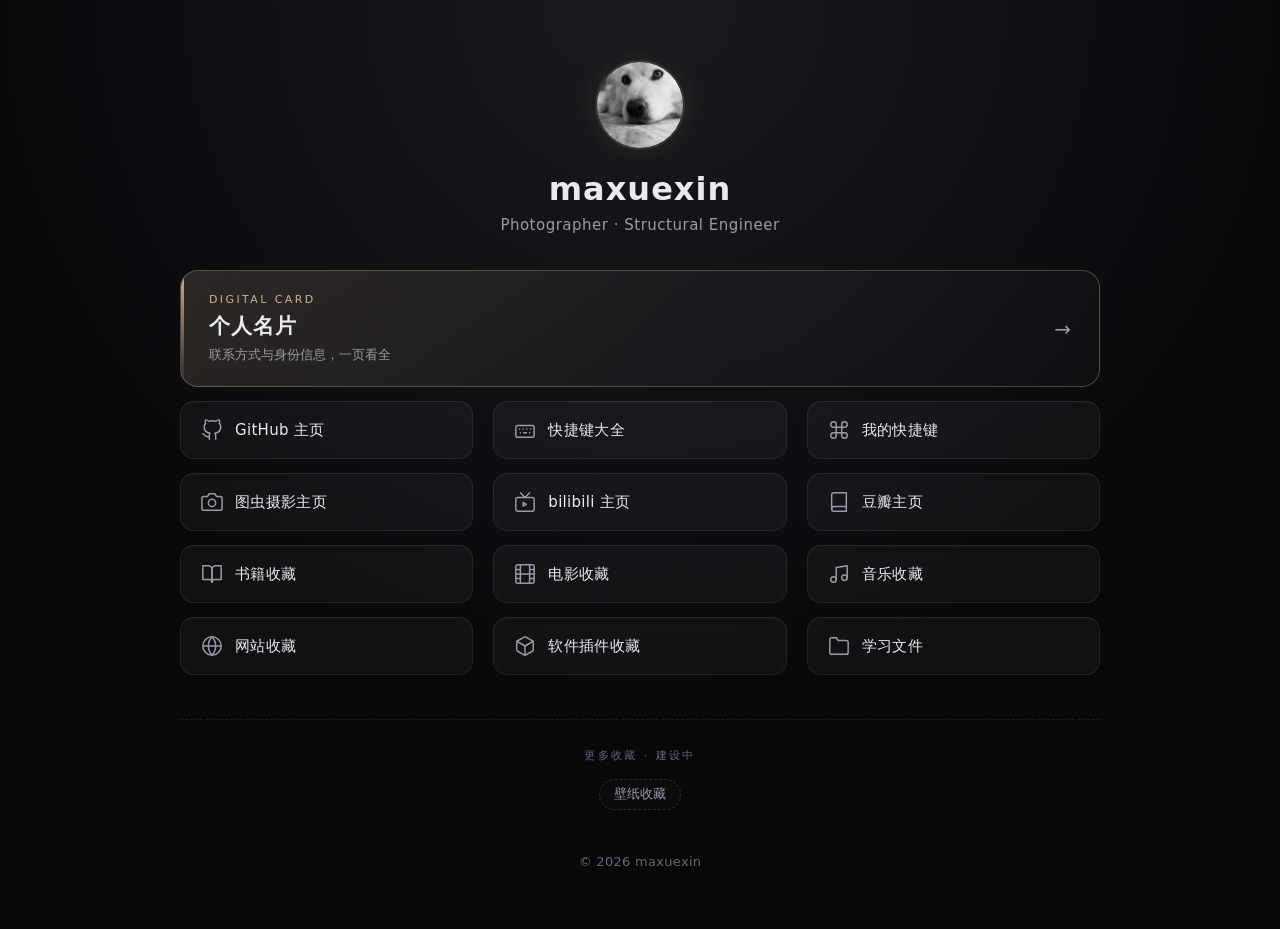
<file: index.html>
<!DOCTYPE html>
<html lang="zh-CN">

<head>
  <meta charset="UTF-8">
  <meta name="viewport" content="width=device-width, initial-scale=1.0">
  <title>maxuexin | Personal Portal</title>
  <meta name="description" content="马学欣的个人门户 — 摄影师 · 结构工程师。个人名片、快捷键手册与常用主页的快速入口。">
  <meta name="theme-color" content="#08080b">
  <link rel="icon" type="image/png" sizes="32x32" href="img/favicon-32.png">
  <link rel="icon" type="image/png" sizes="48x48" href="img/favicon-48.png">
  <link rel="apple-touch-icon" href="img/apple-touch-icon.png">
  <link rel="stylesheet" href="css/theme.css">
  <link rel="stylesheet" href="style.css">
</head>

<body>
  <main class="container">
    <header class="profile">
      <div class="avatar">
        <img src="img/avatar.jpg" alt="马学欣的头像" width="90" height="90">
      </div>
      <h1>maxuexin</h1>
      <p class="subtitle">Photographer · Structural Engineer</p>
    </header>

    <a class="featured" href="html/idcard.html" target="_blank" rel="noopener">
      <span class="featured-body">
        <span class="featured-eyebrow">Digital Card</span>
        <span class="featured-title">个人名片</span>
        <span class="featured-desc">联系方式与身份信息，一页看全</span>
      </span>
      <span class="featured-arrow" aria-hidden="true">→</span>
    </a>

    <nav class="links" aria-label="常用链接">
      <a class="link-card" href="https://github.com/maxuexin" target="_blank" rel="noopener">
        <span class="icon" aria-hidden="true">
          <svg viewBox="0 0 24 24" fill="none" stroke="currentColor" stroke-width="1.6" stroke-linecap="round"
            stroke-linejoin="round" focusable="false">
            <path
              d="M9 19c-5 1.5-5-2.5-7-3m14 6v-3.87a3.37 3.37 0 0 0-.94-2.61c3.14-.35 6.44-1.54 6.44-7A5.44 5.44 0 0 0 20 4.77 5.07 5.07 0 0 0 19.91 1S18.73.65 16 2.48a13.38 13.38 0 0 0-7 0C6.27.65 5.09 1 5.09 1A5.07 5.07 0 0 0 5 4.77a5.44 5.44 0 0 0-1.5 3.78c0 5.42 3.3 6.61 6.44 7A3.37 3.37 0 0 0 9 18.13V22" />
          </svg>
        </span>
        <span class="text">GitHub 主页</span>
      </a>

      <a class="link-card" href="html/kuaijiejiandaquan.html" target="_blank" rel="noopener">
        <span class="icon" aria-hidden="true">
          <svg viewBox="0 0 24 24" fill="none" stroke="currentColor" stroke-width="1.6" stroke-linecap="round"
            stroke-linejoin="round" focusable="false">
            <rect x="2" y="7" width="20" height="13" rx="2" />
            <path d="M6 11h.01M10 11h.01M14 11h.01M18 11h.01M7 15h.01M17 15h.01M10.5 15h3" />
          </svg>
        </span>
        <span class="text">快捷键大全</span>
      </a>

      <a class="link-card" href="html/kuaijiejian.html" target="_blank" rel="noopener">
        <span class="icon" aria-hidden="true">
          <svg viewBox="0 0 24 24" fill="none" stroke="currentColor" stroke-width="1.6" stroke-linecap="round"
            stroke-linejoin="round" focusable="false">
            <path d="M18 3a3 3 0 0 0-3 3v12a3 3 0 1 0 3-3H6a3 3 0 1 0 3 3V6a3 3 0 1 0-3 3h12a3 3 0 0 0 0-6z" />
          </svg>
        </span>
        <span class="text">我的快捷键</span>
      </a>

      <a class="link-card" href="https://mengxiang.tuchong.com" target="_blank" rel="noopener">
        <span class="icon" aria-hidden="true">
          <svg viewBox="0 0 24 24" fill="none" stroke="currentColor" stroke-width="1.6" stroke-linecap="round"
            stroke-linejoin="round" focusable="false">
            <path d="M23 19a2 2 0 0 1-2 2H3a2 2 0 0 1-2-2V8a2 2 0 0 1 2-2h4l2-3h6l2 3h4a2 2 0 0 1 2 2z" />
            <circle cx="12" cy="13" r="4" />
          </svg>
        </span>
        <span class="text">图虫摄影主页</span>
      </a>

      <a class="link-card" href="https://space.bilibili.com/358613718" target="_blank" rel="noopener">
        <span class="icon" aria-hidden="true">
          <svg viewBox="0 0 24 24" fill="none" stroke="currentColor" stroke-width="1.6" stroke-linecap="round"
            stroke-linejoin="round" focusable="false">
            <rect x="2" y="7" width="20" height="15" rx="2" />
            <path d="M17 2l-5 5-5-5" />
            <path d="M10 12.5v4l3.5-2z" />
          </svg>
        </span>
        <span class="text">bilibili 主页</span>
      </a>

      <a class="link-card" href="https://www.douban.com/people/151875010/?_i=2752229A-r-0e8" target="_blank"
        rel="noopener">
        <span class="icon" aria-hidden="true">
          <svg viewBox="0 0 24 24" fill="none" stroke="currentColor" stroke-width="1.6" stroke-linecap="round"
            stroke-linejoin="round" focusable="false">
            <path d="M4 19.5A2.5 2.5 0 0 1 6.5 17H20"></path>
            <path d="M6.5 2H20v20H6.5A2.5 2.5 0 0 1 4 19.5v-15A2.5 2.5 0 0 1 6.5 2z"></path>
          </svg>
        </span>
        <span class="text">豆瓣主页</span>
      </a>



      <a class="link-card" href="html/shuji.html" target="_blank" rel="noopener">
        <span class="icon" aria-hidden="true">
          <svg viewBox="0 0 24 24" fill="none" stroke="currentColor" stroke-width="1.6" stroke-linecap="round"
            stroke-linejoin="round" focusable="false">
            <path d="M2 3h6a4 4 0 0 1 4 4v14a3 3 0 0 0-3-3H2z" />
            <path d="M22 3h-6a4 4 0 0 0-4 4v14a3 3 0 0 1 3-3h7z" />
          </svg>
        </span>
        <span class="text">书籍收藏</span>
      </a>

      <a class="link-card" href="html/dianying.html" target="_blank" rel="noopener">
        <span class="icon" aria-hidden="true">
          <svg viewBox="0 0 24 24" fill="none" stroke="currentColor" stroke-width="1.6" stroke-linecap="round"
            stroke-linejoin="round" focusable="false">
            <rect x="2" y="2" width="20" height="20" rx="2.18" />
            <path d="M7 2v20M17 2v20M2 12h20M2 7h5M2 17h5M17 17h5M17 7h5" />
          </svg>
        </span>
        <span class="text">电影收藏</span>
      </a>

      <a class="link-card" href="html/yinyue.html" target="_blank" rel="noopener">
        <span class="icon" aria-hidden="true">
          <svg viewBox="0 0 24 24" fill="none" stroke="currentColor" stroke-width="1.6" stroke-linecap="round"
            stroke-linejoin="round" focusable="false">
            <path d="M9 18V5l12-2v13" />
            <circle cx="6" cy="18" r="3" />
            <circle cx="18" cy="16" r="3" />
          </svg>
        </span>
        <span class="text">音乐收藏</span>
      </a>

      <a class="link-card" href="html/wangzhan.html" target="_blank" rel="noopener">
        <span class="icon" aria-hidden="true">
          <svg viewBox="0 0 24 24" fill="none" stroke="currentColor" stroke-width="1.6" stroke-linecap="round"
            stroke-linejoin="round" focusable="false">
            <circle cx="12" cy="12" r="10" />
            <path d="M2 12h20" />
            <path d="M12 2a15.3 15.3 0 0 1 4 10 15.3 15.3 0 0 1-4 10 15.3 15.3 0 0 1-4-10 15.3 15.3 0 0 1 4-10z" />
          </svg>
        </span>
        <span class="text">网站收藏</span>
      </a>

      <a class="link-card" href="html/ruanjian.html" target="_blank" rel="noopener">
        <span class="icon" aria-hidden="true">
          <svg viewBox="0 0 24 24" fill="none" stroke="currentColor" stroke-width="1.6" stroke-linecap="round"
            stroke-linejoin="round" focusable="false">
            <path
              d="M21 16V8a2 2 0 0 0-1-1.73l-7-4a2 2 0 0 0-2 0l-7 4A2 2 0 0 0 3 8v8a2 2 0 0 0 1 1.73l7 4a2 2 0 0 0 2 0l7-4A2 2 0 0 0 21 16z" />
            <polyline points="3.27 6.96 12 12.01 20.73 6.96" />
            <line x1="12" y1="22.08" x2="12" y2="12" />
          </svg>
        </span>
        <span class="text">软件插件收藏</span>
      </a>

      <a class="link-card" href="html/xuexi.html" target="_blank" rel="noopener">
        <span class="icon" aria-hidden="true">
          <svg viewBox="0 0 24 24" fill="none" stroke="currentColor" stroke-width="1.6" stroke-linecap="round"
            stroke-linejoin="round" focusable="false">
            <path d="M22 19a2 2 0 0 1-2 2H4a2 2 0 0 1-2-2V5a2 2 0 0 1 2-2h5l2 3h9a2 2 0 0 1 2 2z" />
          </svg>
        </span>
        <span class="text">学习文件</span>
      </a>
    </nav>

    <section class="soon" aria-labelledby="soon-title">
      <h2 class="soon-title" id="soon-title">更多收藏 · 建设中</h2>
      <ul class="soon-list">
        <li>壁纸收藏</li>
      </ul>
    </section>

    <footer class="site-footer">
      <p>© 2026 maxuexin</p>
    </footer>
  </main>
</body>

</html>
</file>
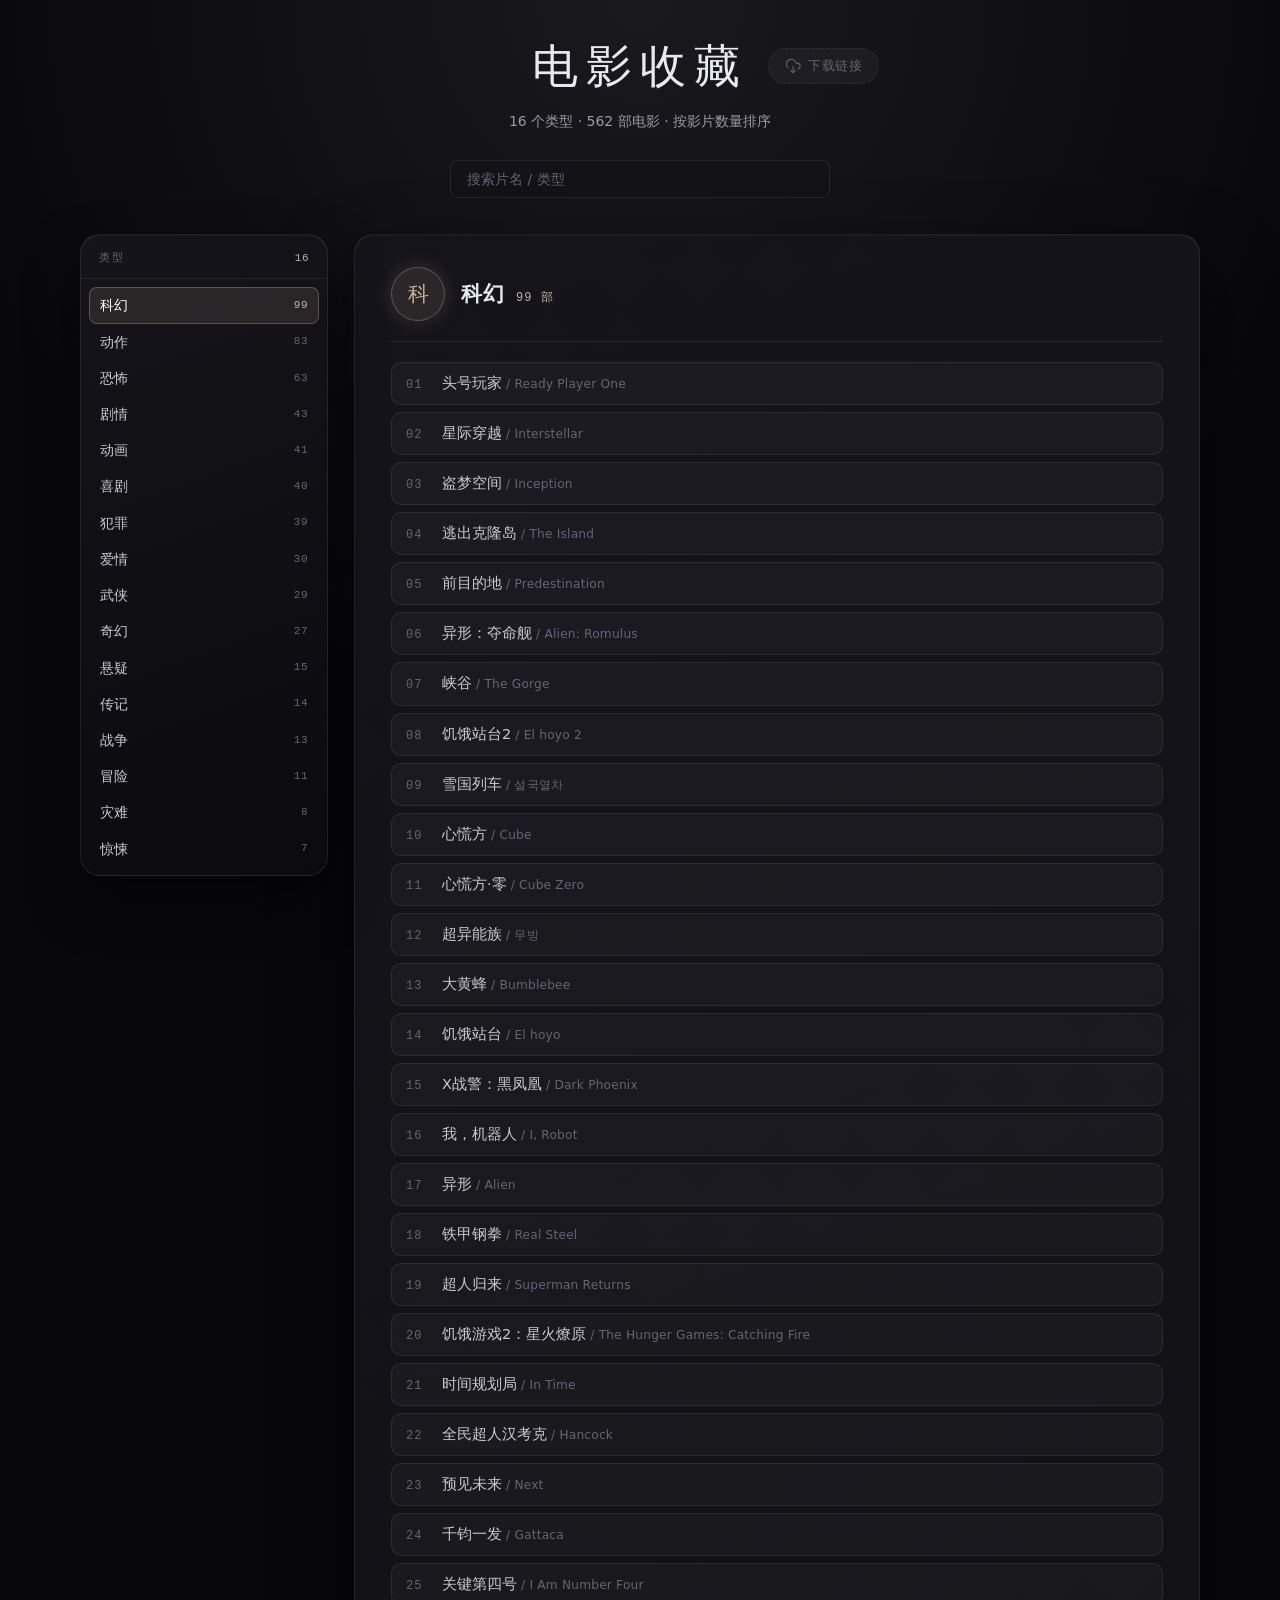
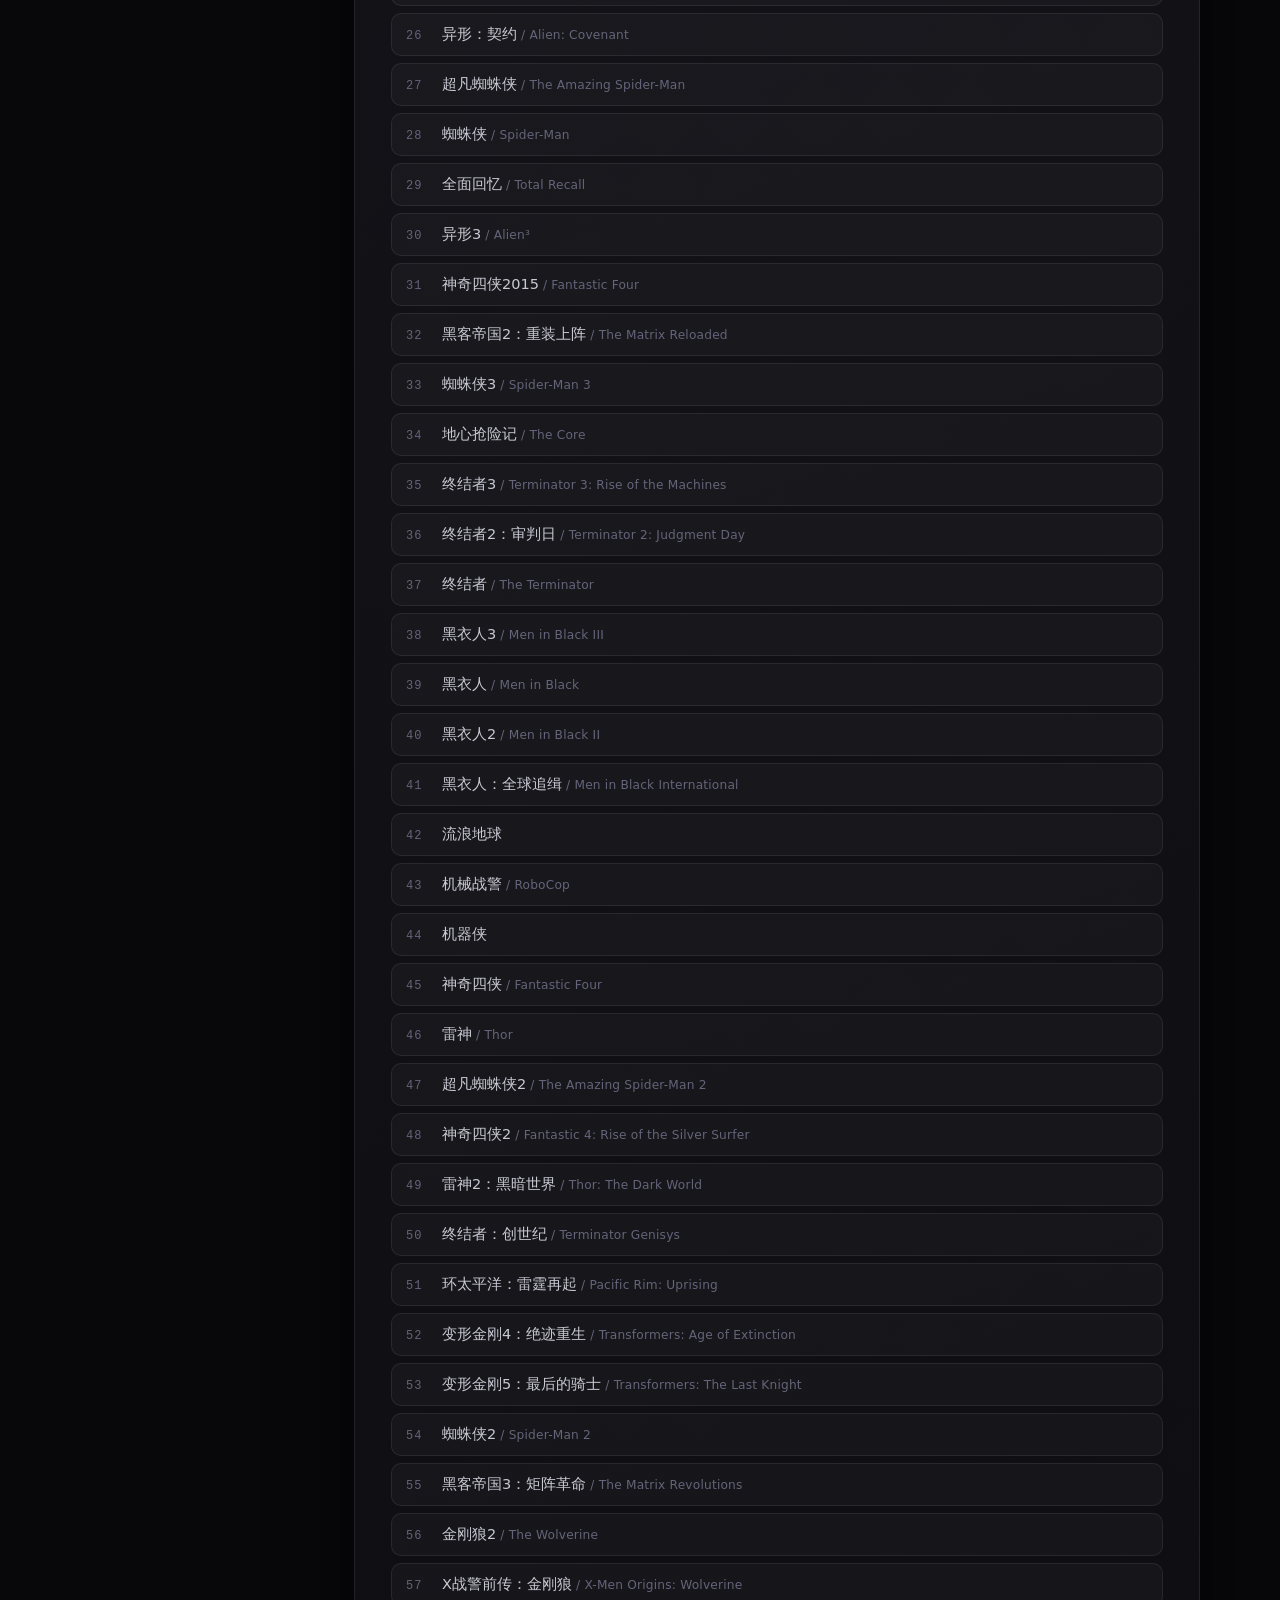
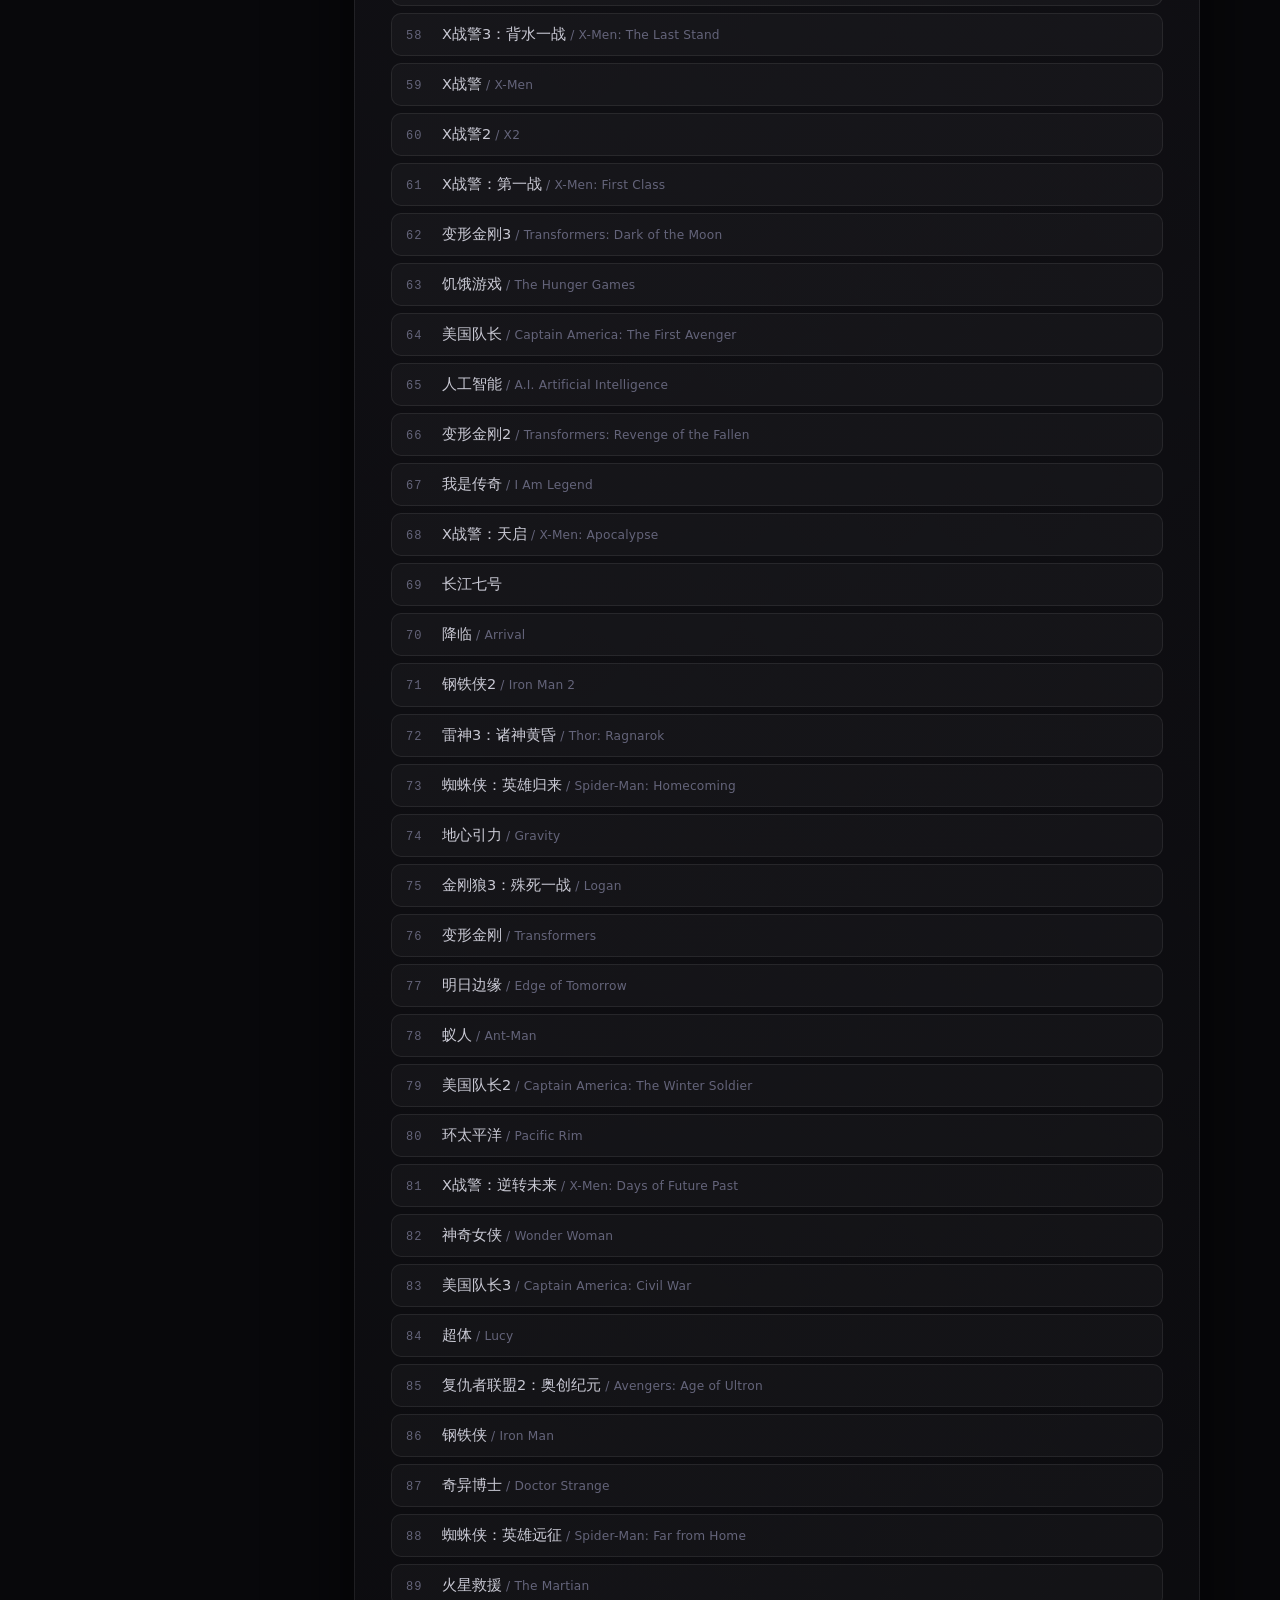
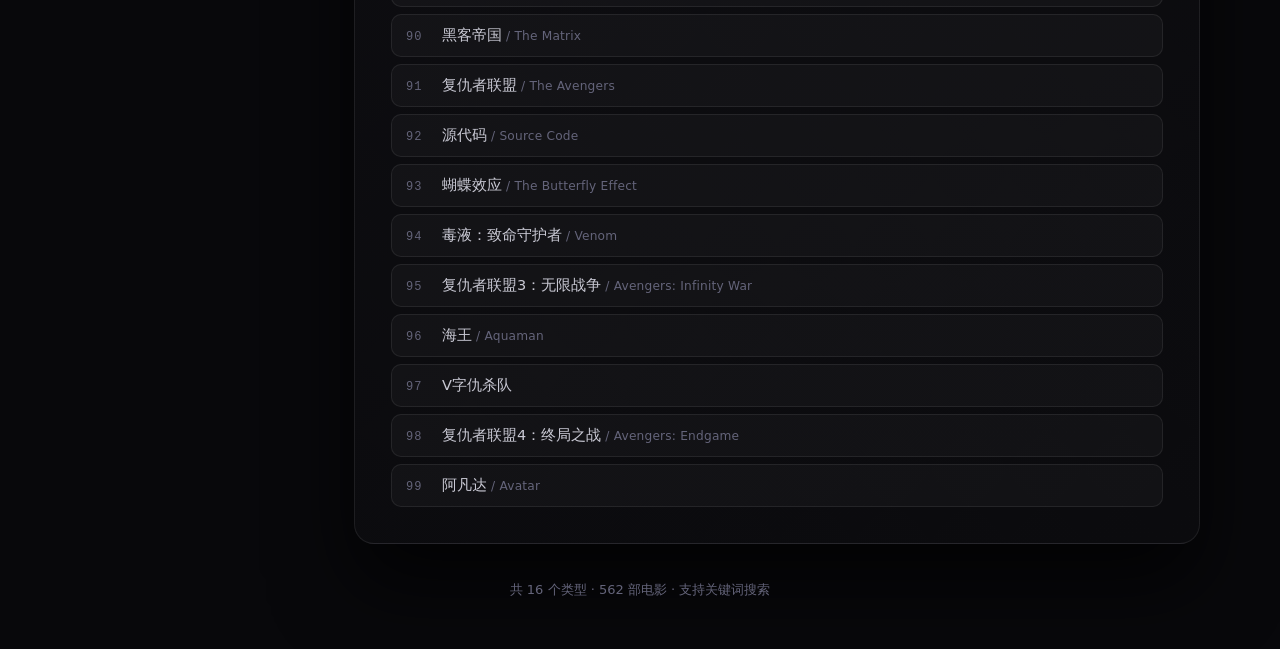
<file: html/dianying.html>
<!DOCTYPE html>
<html lang="zh-CN">
<head>
<meta charset="UTF-8">
<meta name="viewport" content="width=device-width, initial-scale=1.0">
<title>电影收藏</title>
<meta name="description" content="maxuexin 的电影收藏：按类型整理的私人片单，支持片名与类型搜索。">
<meta name="theme-color" content="#08080b">
<link rel="icon" type="image/png" sizes="32x32" href="../img/favicon-32.png">
<link rel="icon" type="image/png" sizes="48x48" href="../img/favicon-48.png">
<link rel="apple-touch-icon" href="../img/apple-touch-icon.png">
<link rel="stylesheet" href="../css/theme.css">
<link rel="stylesheet" href="../css/shortcuts.css">
<link rel="stylesheet" href="../css/music.css">
</head>
<body>

<main id="app">
    <h1 class="page-title" id="page-title">电影收藏</h1>
    <p class="page-note" id="page-note"></p>

    <div class="tool-bar">
        <label class="sr-only" for="search">搜索电影</label>
        <input id="search" type="search" autocomplete="off">
    </div>

    <div class="music-layout">
        <div class="mobile-picker" id="mobile-picker">
            <label class="sr-only" for="group-select">选择类型</label>
            <select id="group-select"></select>
        </div>

        <aside class="artist-nav" aria-label="类型索引">
            <div class="artist-nav-head">
                <span id="group-nav-head">类型</span>
                <span class="artist-nav-total" id="group-total">0</span>
            </div>
            <ul class="artist-list" id="group-list"></ul>
        </aside>

        <section class="music-main" id="boards" aria-live="polite"></section>
    </div>

    <p class="footer-tip" id="footer-tip"></p>
</main>

<script src="../js/dianying-data.js"></script>
<script src="../js/collection.js"></script>
<script src="../js/drive-btn.js"></script>
</body>
</html>
</file>
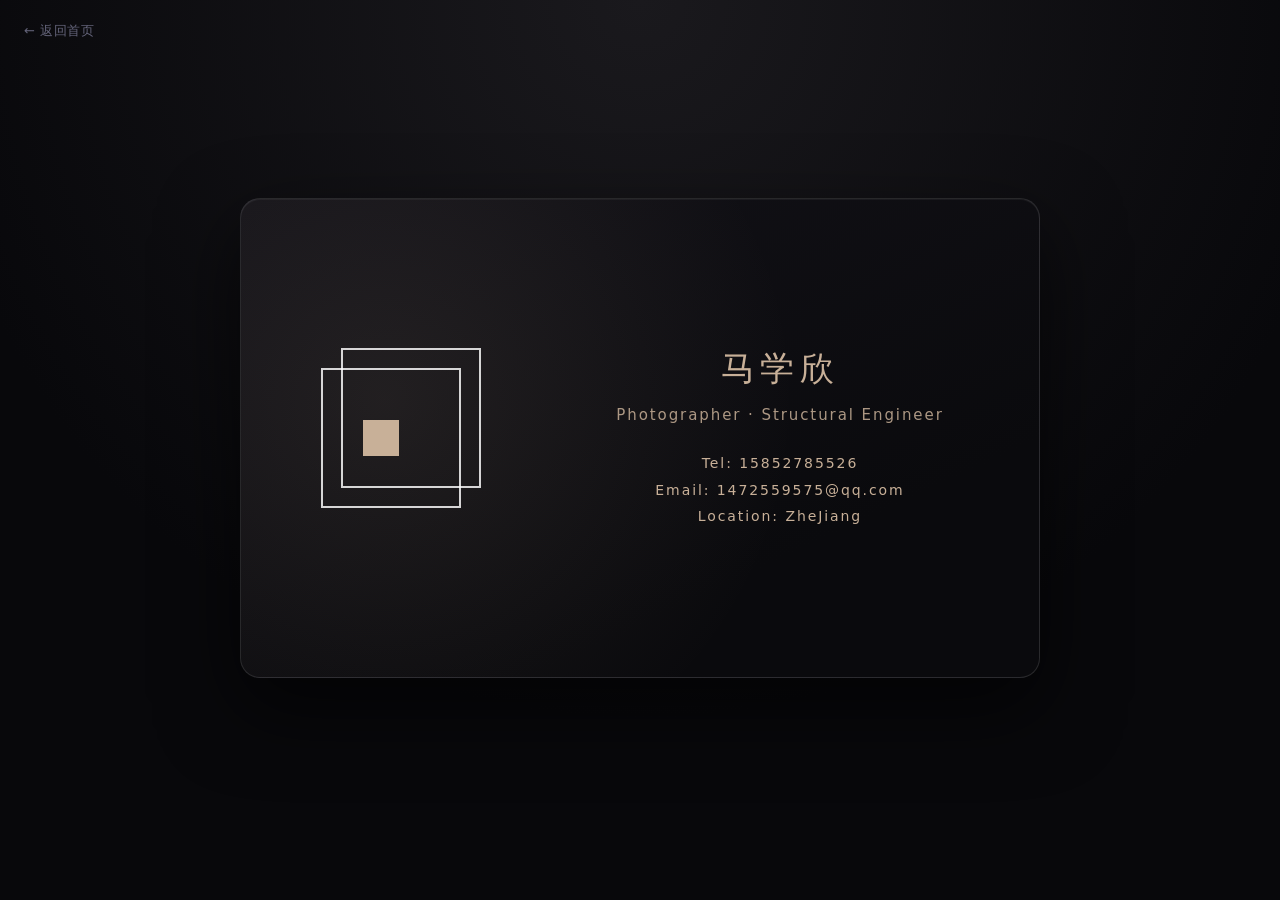
<file: html/idcard.html>
<!DOCTYPE html>
<html lang="zh-CN">
<head>
<meta charset="UTF-8">
<meta name="viewport" content="width=device-width, initial-scale=1.0">
<title>个人名片 | maxuexin</title>
<meta name="description" content="马学欣的个人名片 — 摄影师 · 结构工程师，联系方式与所在地。">
<meta name="theme-color" content="#08080b">
<link rel="icon" type="image/png" sizes="32x32" href="../img/favicon-32.png">
<link rel="icon" type="image/png" sizes="48x48" href="../img/favicon-48.png">
<link rel="apple-touch-icon" href="../img/apple-touch-icon.png">
<link rel="stylesheet" href="../css/theme.css">
<link rel="stylesheet" href="../css/idcard.css">
</head>
<body>

<a class="back" href="../index.html">← 返回首页</a>

<main class="card">
  <div class="logo-wrap">
    <div class="sq1"></div>
    <div class="sq2"></div>
    <div class="dot"></div>
  </div>
  <div class="info-area">
    <h1 class="name">马学欣</h1>
    <p class="role">Photographer · Structural Engineer</p>
    <div class="contact">
      <div>Tel: 15852785526</div>
      <div>Email: 1472559575@qq.com</div>
      <div>Location: ZheJiang</div>
    </div>
  </div>
</main>

</body>
</html>
</file>
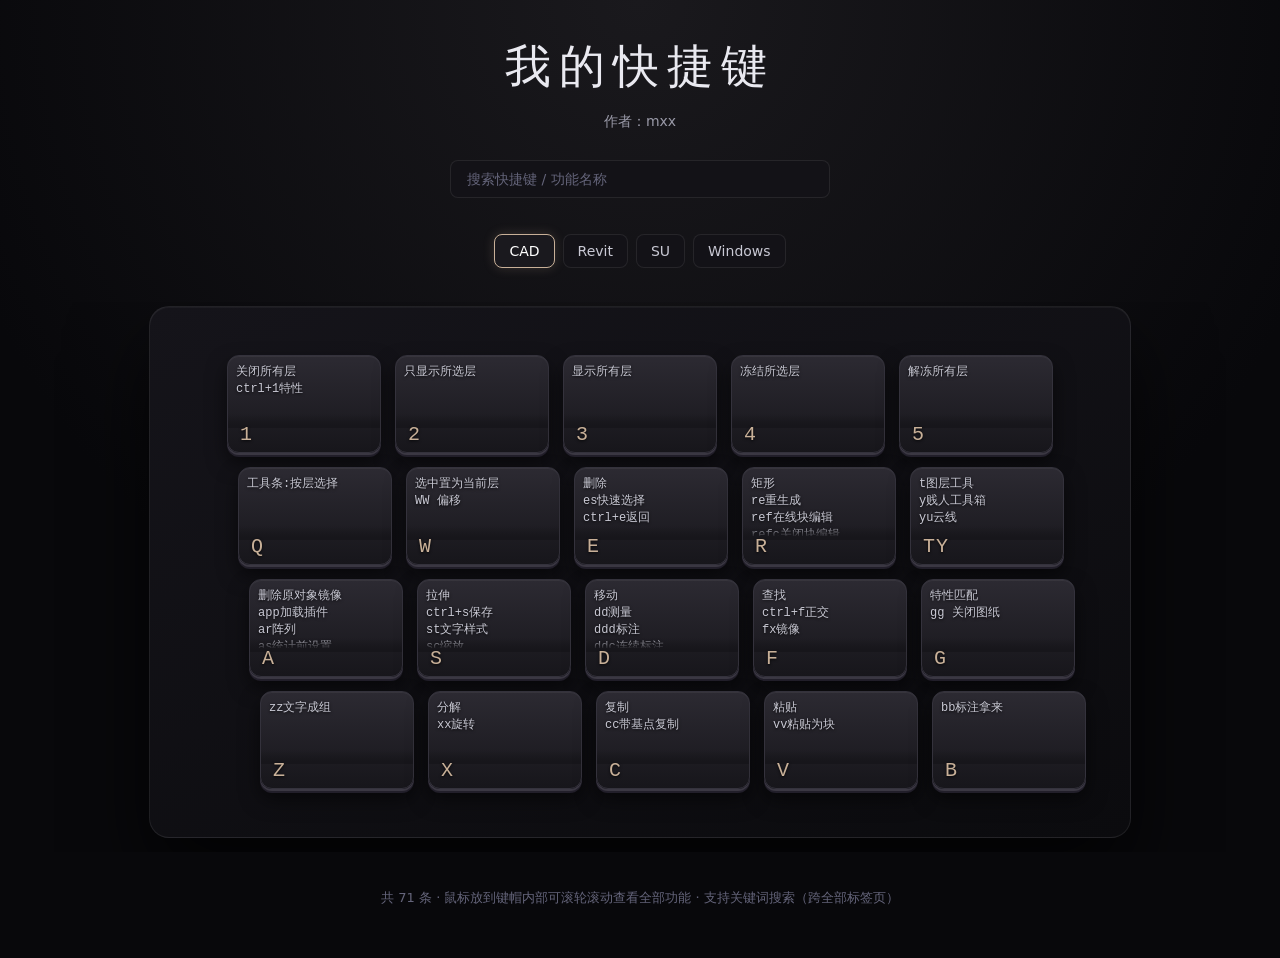
<file: html/kuaijiejian.html>
<!DOCTYPE html>
<html lang="zh-CN">
<head>
<meta charset="UTF-8">
<meta name="viewport" content="width=device-width, initial-scale=1.0">
<title>我的快捷键</title>
<meta name="description" content="maxuexin 的个人自定义快捷键：AutoCAD 键位、Revit、SketchUp 与 Windows 常用操作，支持关键词搜索。">
<meta name="theme-color" content="#08080b">
<link rel="icon" type="image/png" sizes="32x32" href="../img/favicon-32.png">
<link rel="icon" type="image/png" sizes="48x48" href="../img/favicon-48.png">
<link rel="apple-touch-icon" href="../img/apple-touch-icon.png">
<link rel="stylesheet" href="../css/theme.css">
<link rel="stylesheet" href="../css/shortcuts.css">
</head>
<body>

<main id="app" data-view="mine">
    <h1 class="page-title" id="page-title">我的快捷键</h1>
    <p class="page-note" id="page-note">作者：mxx</p>

    <div class="tool-bar">
        <label class="sr-only" for="search">搜索快捷键</label>
        <input id="search" type="search" placeholder="搜索快捷键 / 功能名称" autocomplete="off">
    </div>

    <div class="tab-bar" id="tab-bar" role="tablist" aria-label="应用切换"></div>
    <div id="boards"></div>

    <p class="footer-tip" id="footer-tip"></p>
</main>

<script src="../js/shortcuts-data.js"></script>
<script src="../js/shortcuts.js"></script>
</body>
</html>
</file>
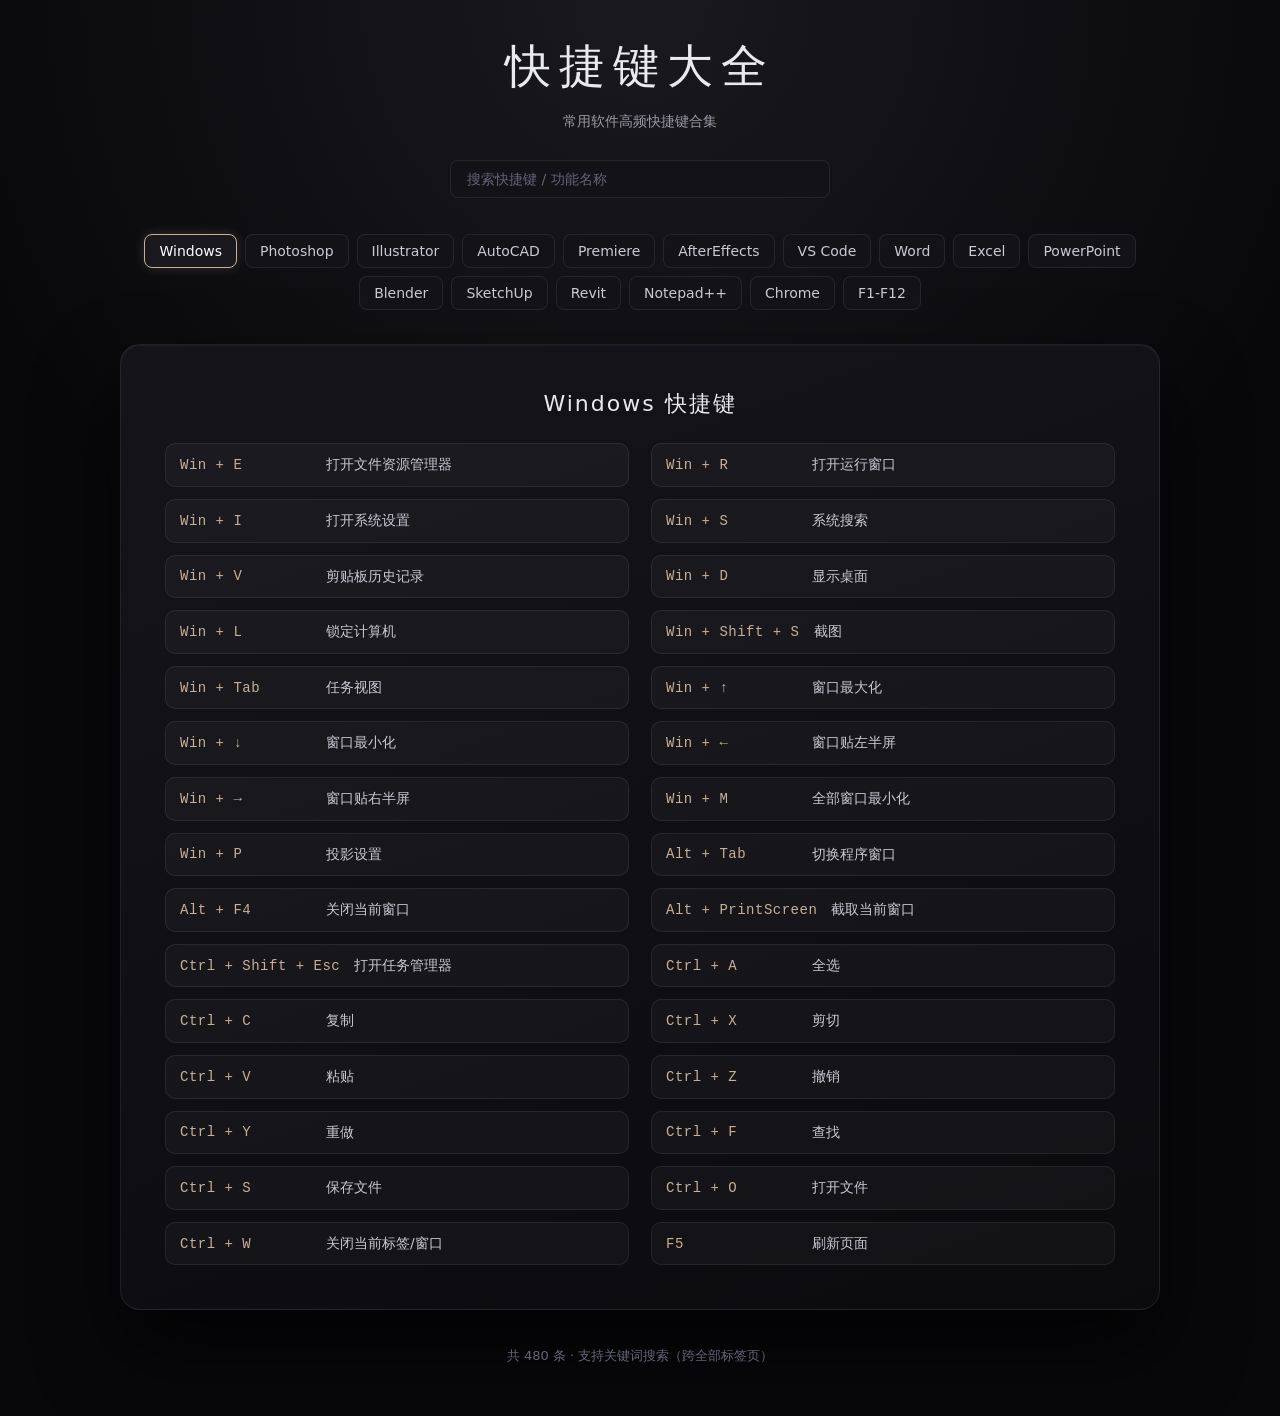
<file: html/kuaijiejiandaquan.html>
<!DOCTYPE html>
<html lang="zh-CN">
<head>
<meta charset="UTF-8">
<meta name="viewport" content="width=device-width, initial-scale=1.0">
<title>快捷键大全</title>
<meta name="description" content="常用软件高频快捷键合集：Windows、Office、AutoCAD、Revit、SketchUp、Photoshop、Illustrator、Premiere、After Effects、Blender、VS Code、Chrome 等。">
<meta name="theme-color" content="#08080b">
<link rel="icon" type="image/png" sizes="32x32" href="../img/favicon-32.png">
<link rel="icon" type="image/png" sizes="48x48" href="../img/favicon-48.png">
<link rel="apple-touch-icon" href="../img/apple-touch-icon.png">
<link rel="stylesheet" href="../css/theme.css">
<link rel="stylesheet" href="../css/shortcuts.css">
</head>
<body>

<main id="app" data-view="all">
    <h1 class="page-title" id="page-title">快捷键大全</h1>
    <p class="page-note" id="page-note">常用软件高频快捷键合集</p>

    <div class="tool-bar">
        <label class="sr-only" for="search">搜索快捷键</label>
        <input id="search" type="search" placeholder="搜索快捷键 / 功能名称" autocomplete="off">
    </div>

    <div class="tab-bar" id="tab-bar" role="tablist" aria-label="应用切换"></div>
    <div id="boards"></div>

    <p class="footer-tip" id="footer-tip"></p>
</main>

<script src="../js/shortcuts-data.js"></script>
<script src="../js/shortcuts.js"></script>
</body>
</html>
</file>
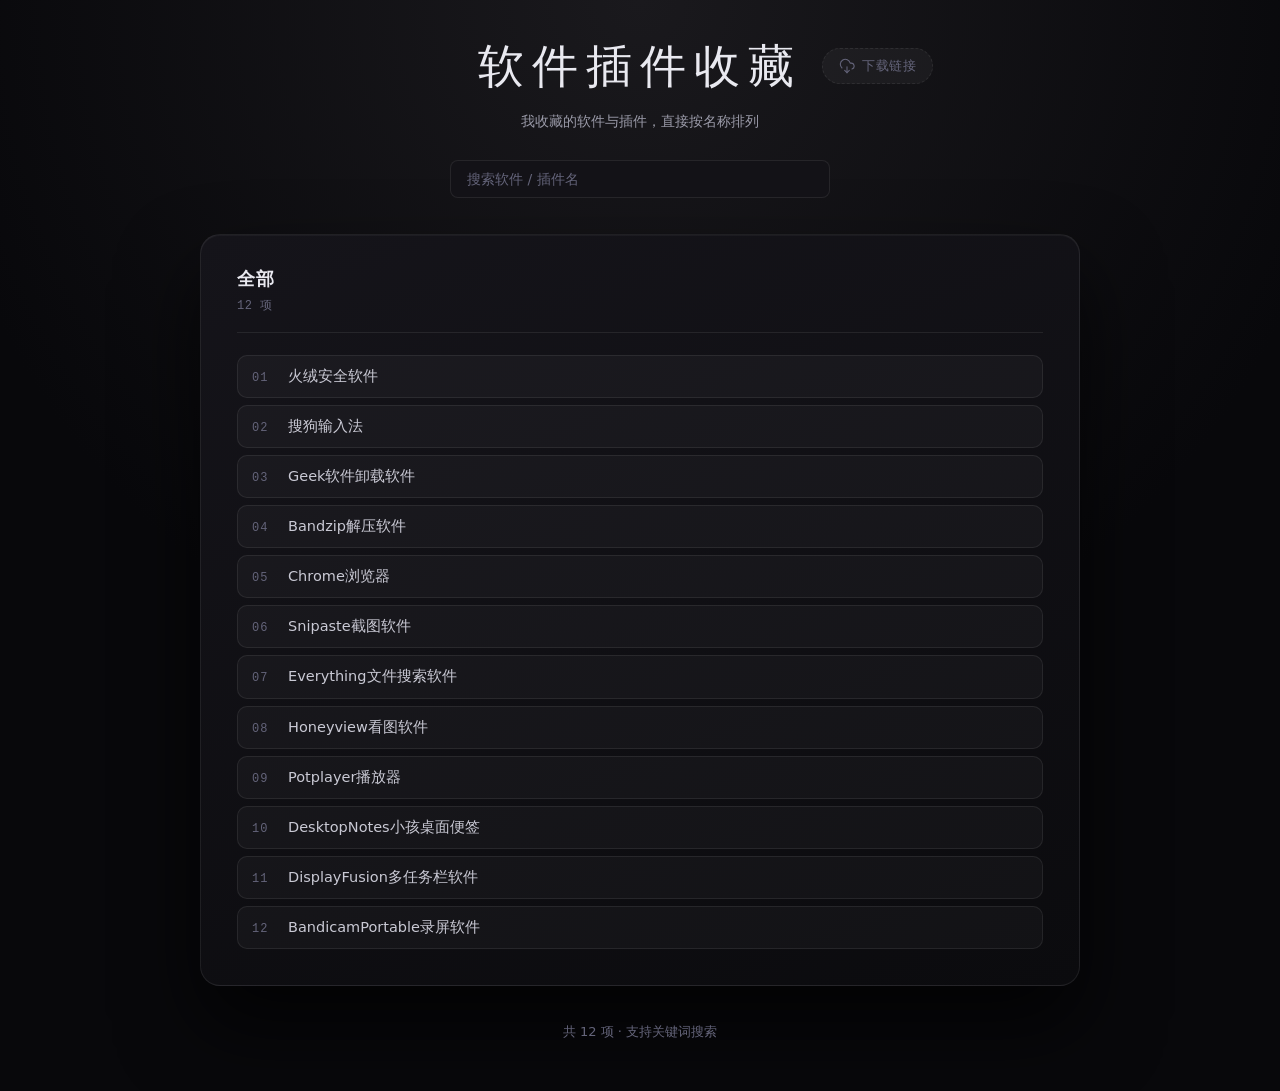
<file: html/ruanjian.html>
<!DOCTYPE html>
<html lang="zh-CN">
<head>
<meta charset="UTF-8">
<meta name="viewport" content="width=device-width, initial-scale=1.0">
<title>软件插件收藏</title>
<meta name="description" content="maxuexin 的软件插件收藏：常用软件与插件清单，支持名称搜索。">
<meta name="theme-color" content="#08080b">
<link rel="icon" type="image/png" sizes="32x32" href="../img/favicon-32.png">
<link rel="icon" type="image/png" sizes="48x48" href="../img/favicon-48.png">
<link rel="apple-touch-icon" href="../img/apple-touch-icon.png">
<link rel="stylesheet" href="../css/theme.css">
<link rel="stylesheet" href="../css/shortcuts.css">
<link rel="stylesheet" href="../css/music.css">
</head>
<body>

<main id="app">
    <h1 class="page-title" id="page-title">软件插件收藏</h1>
    <p class="page-note" id="page-note"></p>

    <div class="tool-bar">
        <label class="sr-only" for="search">搜索软件插件</label>
        <input id="search" type="search" autocomplete="off">
    </div>

    <div class="music-layout">
        <div class="mobile-picker" id="mobile-picker">
            <label class="sr-only" for="group-select">选择分组</label>
            <select id="group-select"></select>
        </div>

        <aside class="artist-nav" aria-label="分组索引">
            <div class="artist-nav-head">
                <span id="group-nav-head">分组</span>
                <span class="artist-nav-total" id="group-total">0</span>
            </div>
            <ul class="artist-list" id="group-list"></ul>
        </aside>

        <section class="music-main" id="boards" aria-live="polite"></section>
    </div>

    <p class="footer-tip" id="footer-tip"></p>
</main>

<script src="../js/ruanjian-data.js"></script>
<script src="../js/collection.js"></script>
<script src="../js/drive-btn.js"></script>
</body>
</html>
</file>
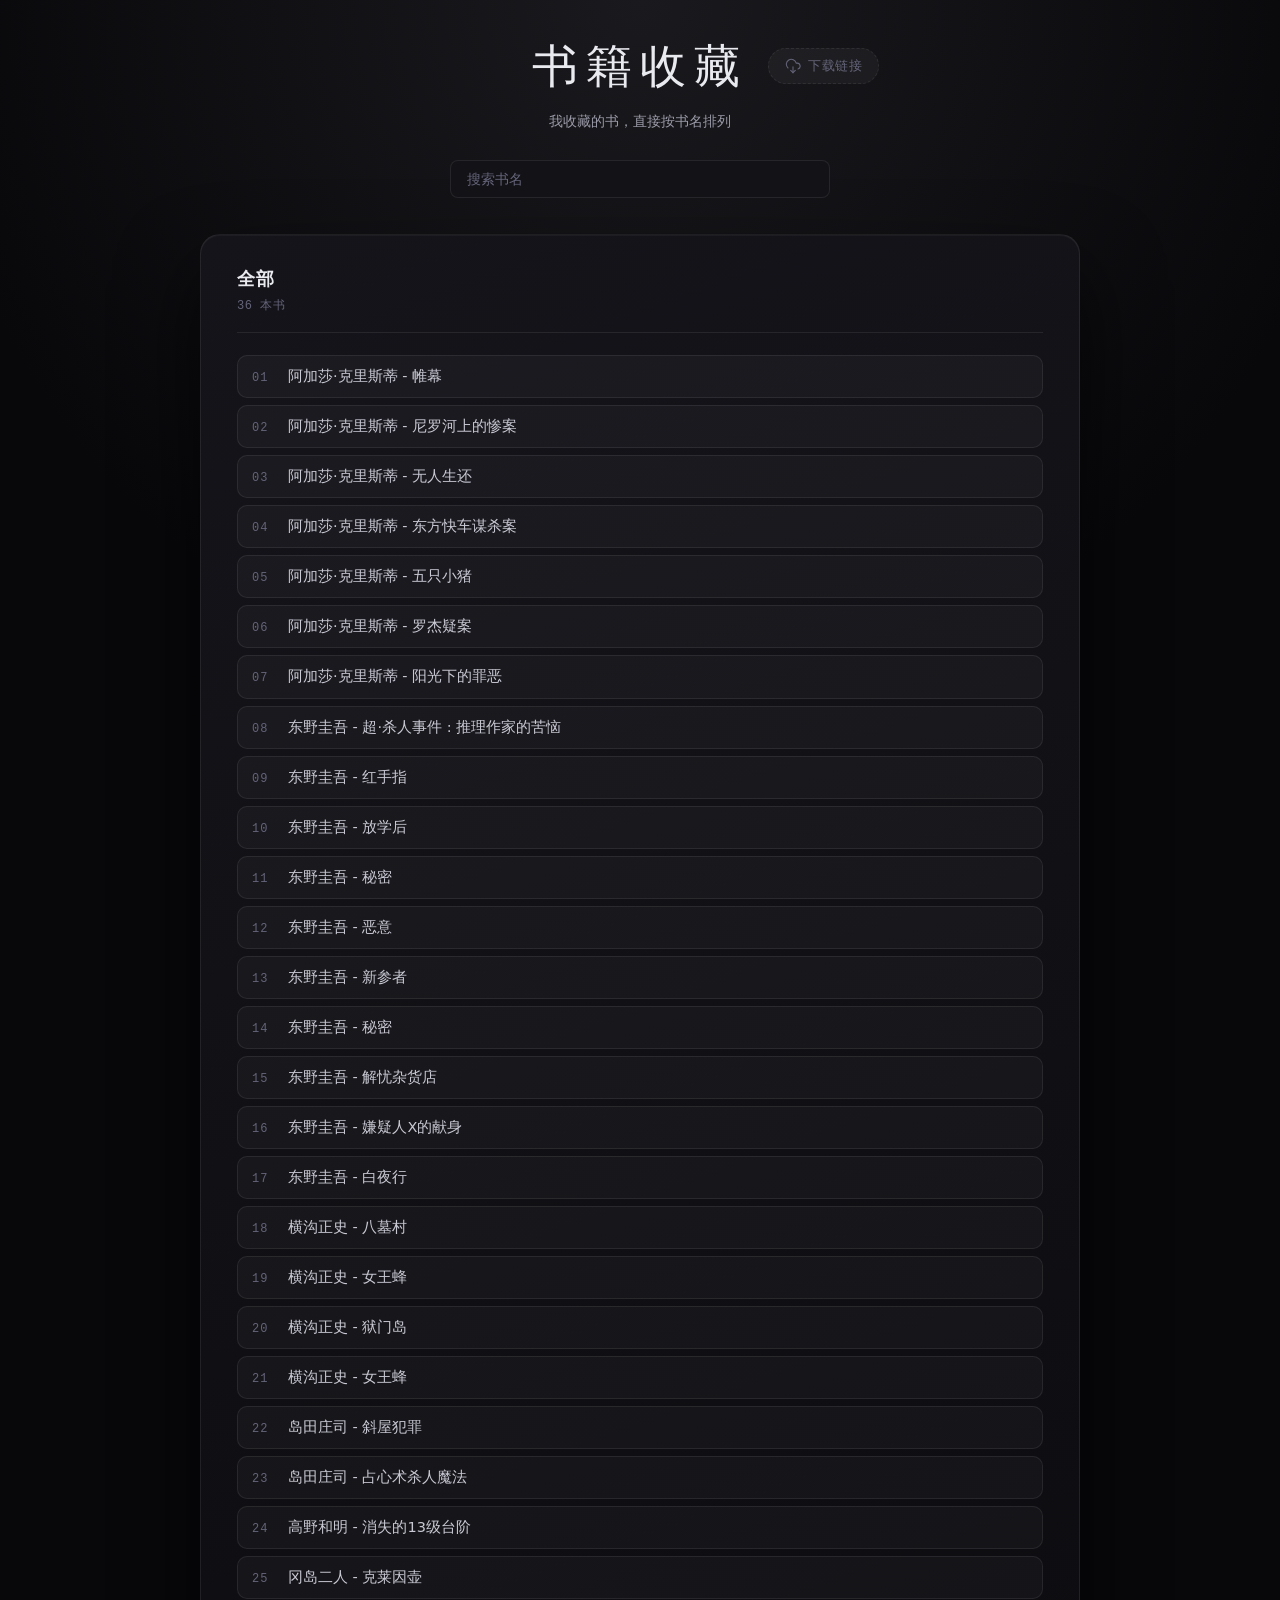
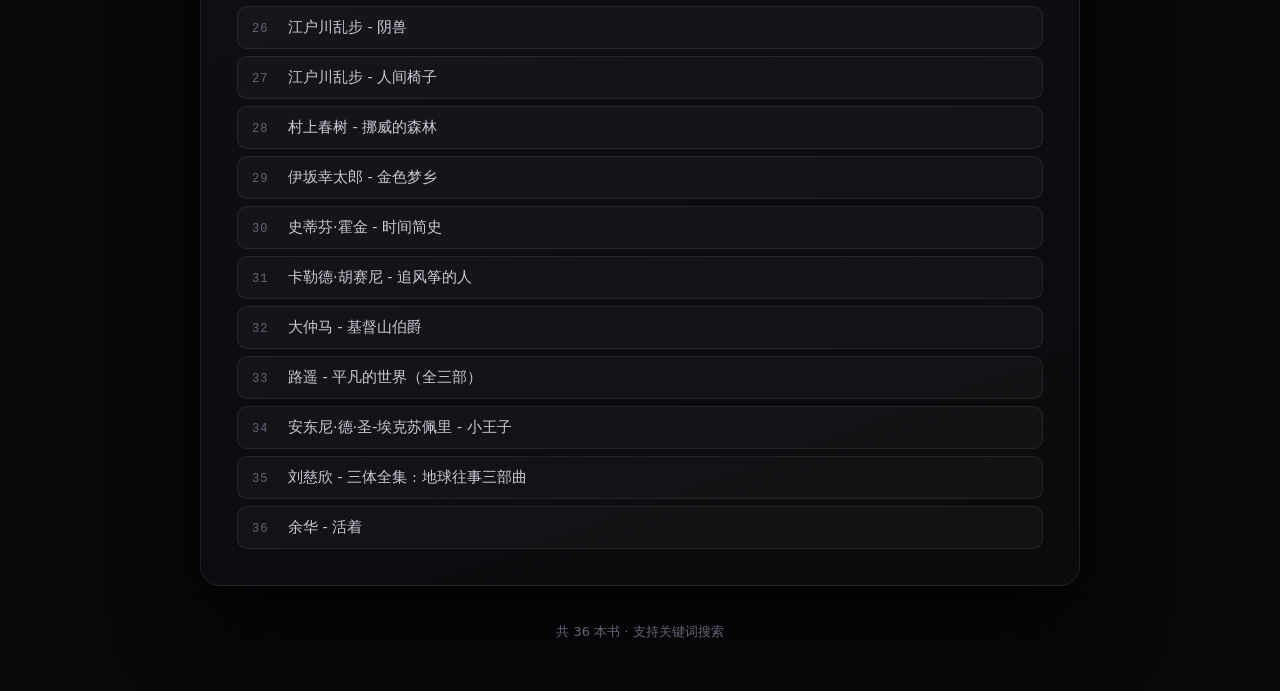
<file: html/shuji.html>
<!DOCTYPE html>
<html lang="zh-CN">
<head>
<meta charset="UTF-8">
<meta name="viewport" content="width=device-width, initial-scale=1.0">
<title>书籍收藏</title>
<meta name="description" content="maxuexin 的书籍收藏：私人书单，支持书名搜索。">
<meta name="theme-color" content="#08080b">
<link rel="icon" type="image/png" sizes="32x32" href="../img/favicon-32.png">
<link rel="icon" type="image/png" sizes="48x48" href="../img/favicon-48.png">
<link rel="apple-touch-icon" href="../img/apple-touch-icon.png">
<link rel="stylesheet" href="../css/theme.css">
<link rel="stylesheet" href="../css/shortcuts.css">
<link rel="stylesheet" href="../css/music.css">
</head>
<body>

<main id="app">
    <h1 class="page-title" id="page-title">书籍收藏</h1>
    <p class="page-note" id="page-note"></p>

    <div class="tool-bar">
        <label class="sr-only" for="search">搜索书籍</label>
        <input id="search" type="search" autocomplete="off">
    </div>

    <div class="music-layout">
        <div class="mobile-picker" id="mobile-picker">
            <label class="sr-only" for="group-select">选择作者</label>
            <select id="group-select"></select>
        </div>

        <aside class="artist-nav" aria-label="作者索引">
            <div class="artist-nav-head">
                <span id="group-nav-head">作者</span>
                <span class="artist-nav-total" id="group-total">0</span>
            </div>
            <ul class="artist-list" id="group-list"></ul>
        </aside>

        <section class="music-main" id="boards" aria-live="polite"></section>
    </div>

    <p class="footer-tip" id="footer-tip"></p>
</main>

<script src="../js/shuji-data.js"></script>
<script src="../js/collection.js"></script>
<script src="../js/drive-btn.js"></script>
</body>
</html>
</file>
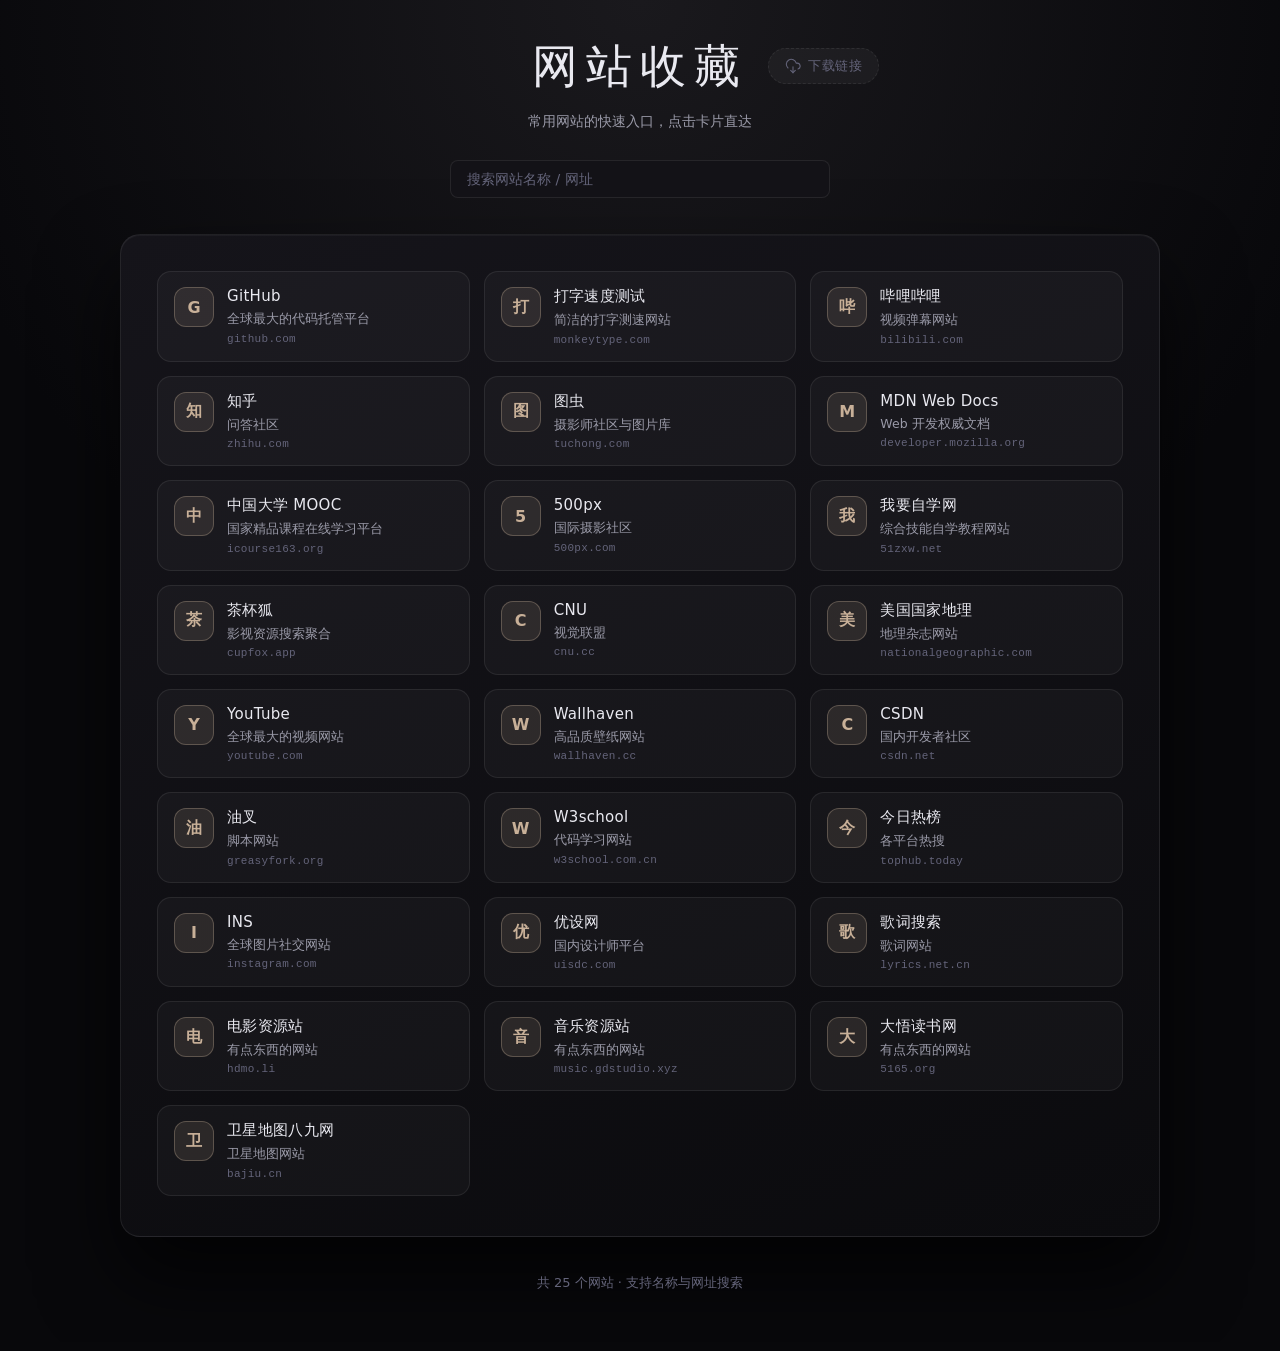
<file: html/wangzhan.html>
<!DOCTYPE html>
<html lang="zh-CN">
<head>
<meta charset="UTF-8">
<meta name="viewport" content="width=device-width, initial-scale=1.0">
<title>网站收藏</title>
<meta name="description" content="maxuexin 的网站收藏：常用网站导航，点击卡片直达，支持名称与网址搜索。">
<meta name="theme-color" content="#08080b">
<link rel="icon" type="image/png" sizes="32x32" href="../img/favicon-32.png">
<link rel="icon" type="image/png" sizes="48x48" href="../img/favicon-48.png">
<link rel="apple-touch-icon" href="../img/apple-touch-icon.png">
<link rel="stylesheet" href="../css/theme.css">
<link rel="stylesheet" href="../css/shortcuts.css">
<link rel="stylesheet" href="../css/wangzhan.css">
</head>
<body>

<main id="app">
    <h1 class="page-title" id="page-title">网站收藏</h1>
    <p class="page-note" id="page-note"></p>

    <div class="tool-bar">
        <label class="sr-only" for="search">搜索网站</label>
        <input id="search" type="search" placeholder="搜索网站名称 / 网址" autocomplete="off">
    </div>

    <div id="boards"></div>

    <p class="footer-tip" id="footer-tip"></p>
</main>

<script src="../js/wangzhan-data.js"></script>
<script src="../js/wangzhan.js"></script>
<script src="../js/drive-btn.js"></script>
</body>
</html>
</file>
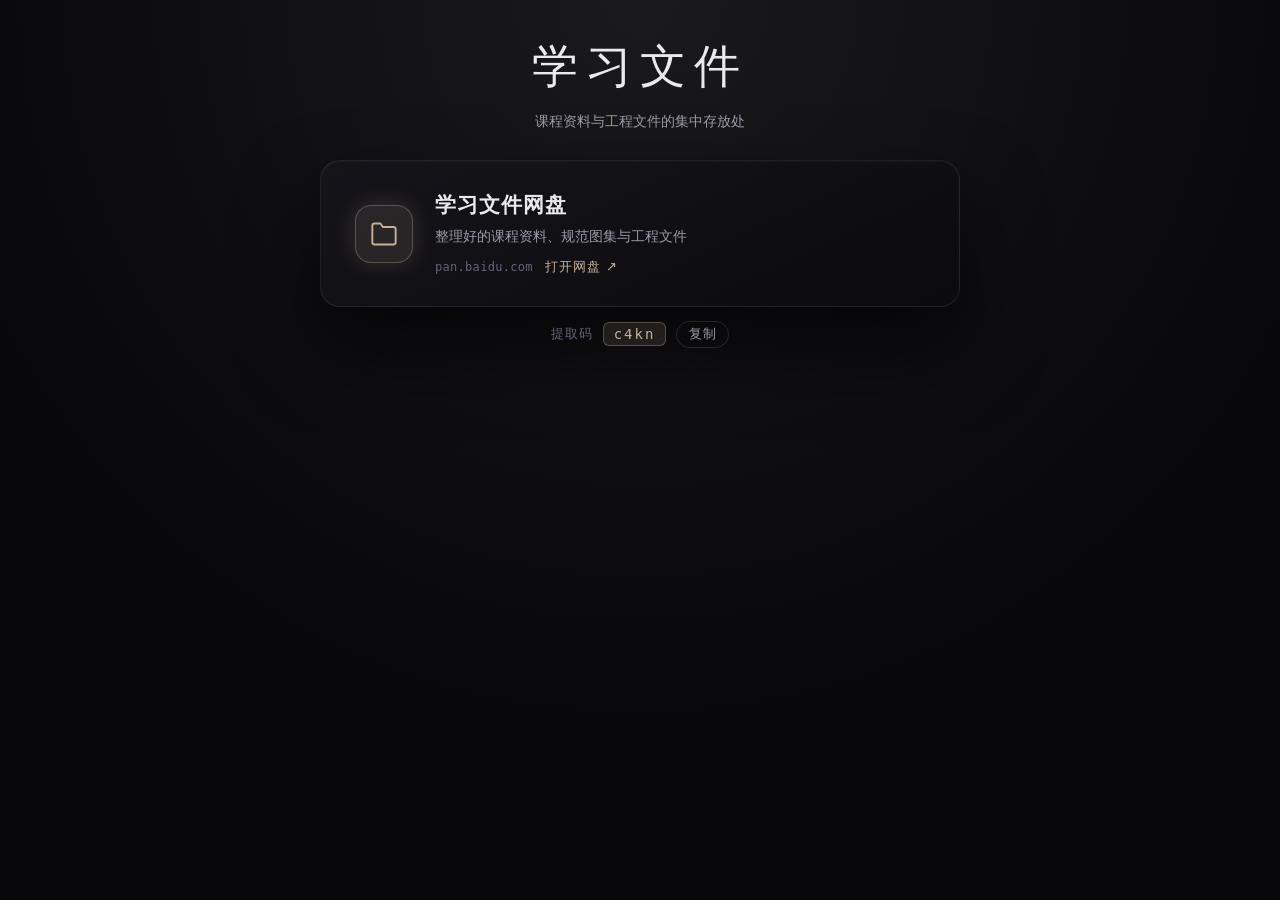
<file: html/xuexi.html>
<!DOCTYPE html>
<html lang="zh-CN">
<head>
<meta charset="UTF-8">
<meta name="viewport" content="width=device-width, initial-scale=1.0">
<title>学习文件</title>
<meta name="description" content="maxuexin 的学习文件网盘：课程资料与工程文件的集中存放处。">
<meta name="theme-color" content="#08080b">
<link rel="icon" type="image/png" sizes="32x32" href="../img/favicon-32.png">
<link rel="icon" type="image/png" sizes="48x48" href="../img/favicon-48.png">
<link rel="apple-touch-icon" href="../img/apple-touch-icon.png">
<link rel="stylesheet" href="../css/theme.css">
<link rel="stylesheet" href="../css/shortcuts.css">
<link rel="stylesheet" href="../css/xuexi.css">
</head>
<body>

<main id="app">
    <h1 class="page-title" id="page-title">学习文件</h1>
    <p class="page-note" id="page-note"></p>

    <div id="drive-slot"></div>
</main>

<script src="../js/xuexi-data.js"></script>
<script src="../js/xuexi.js"></script>
</body>
</html>
</file>
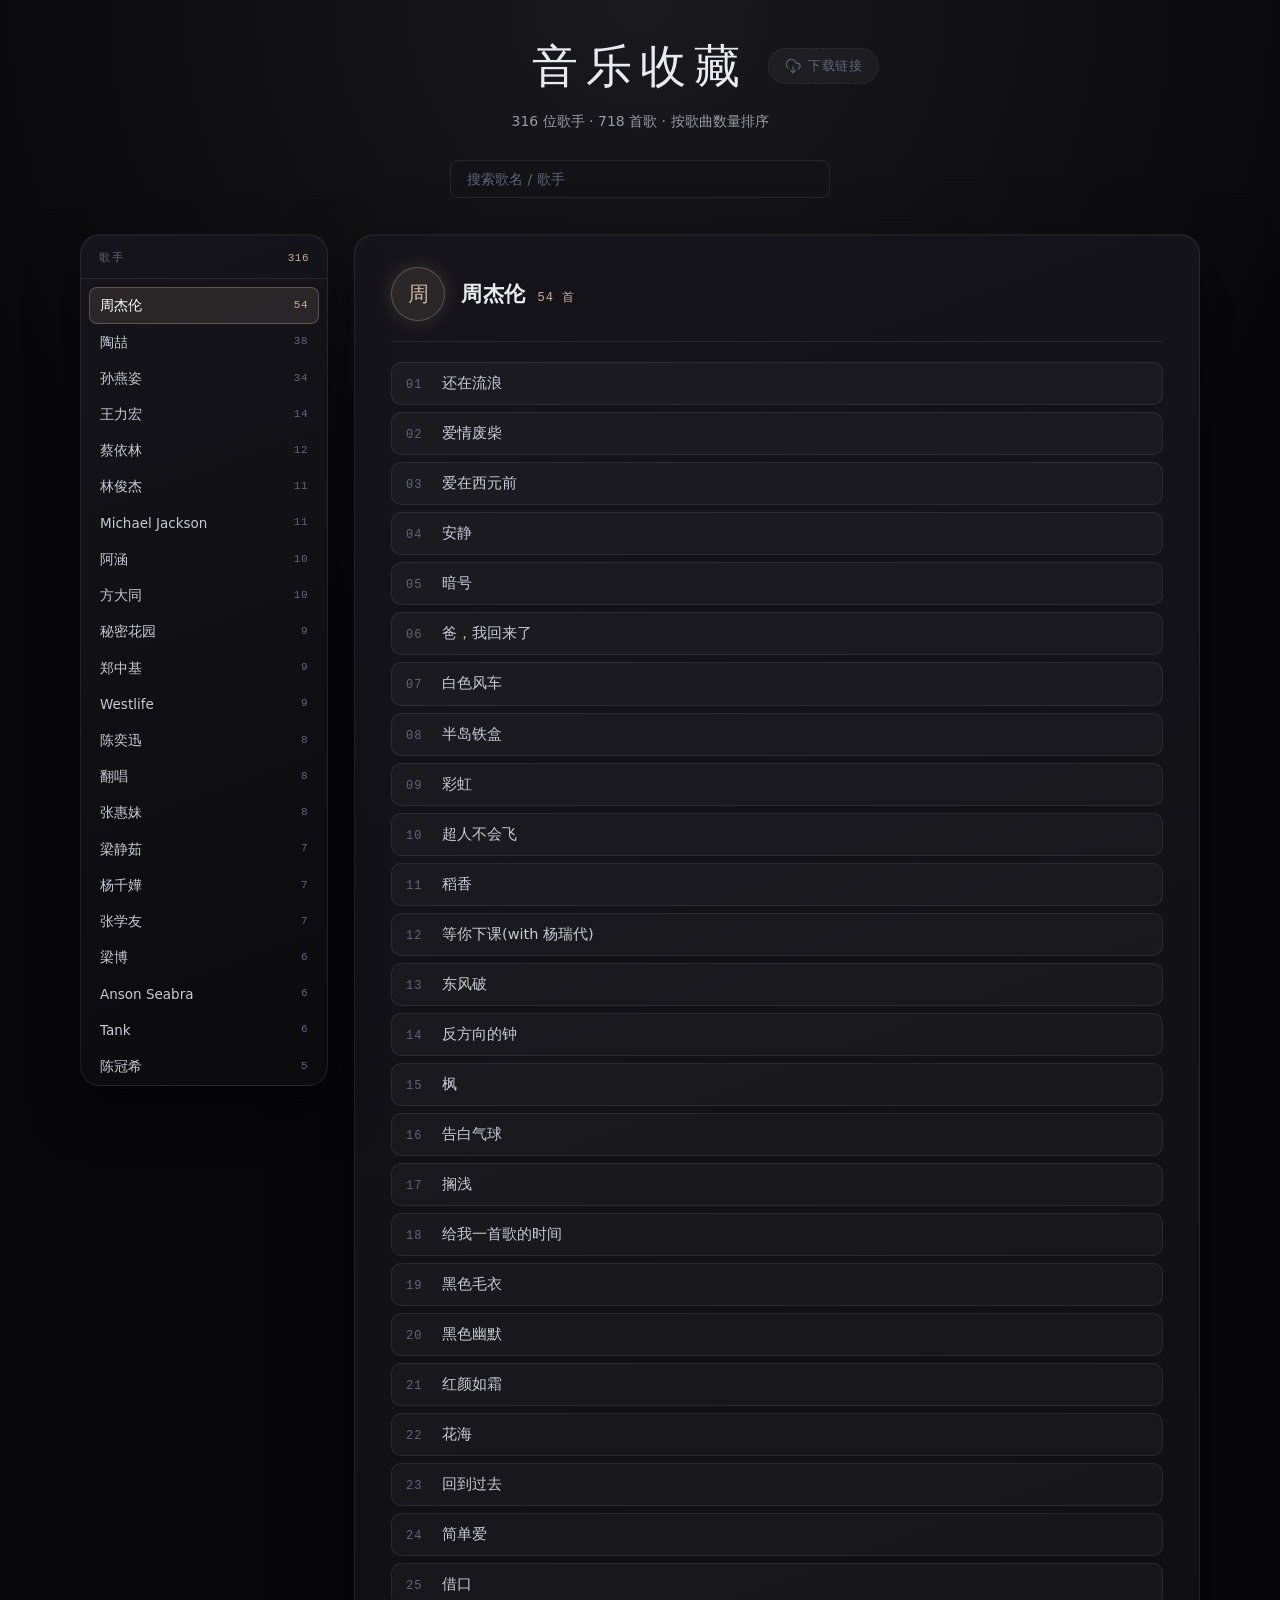
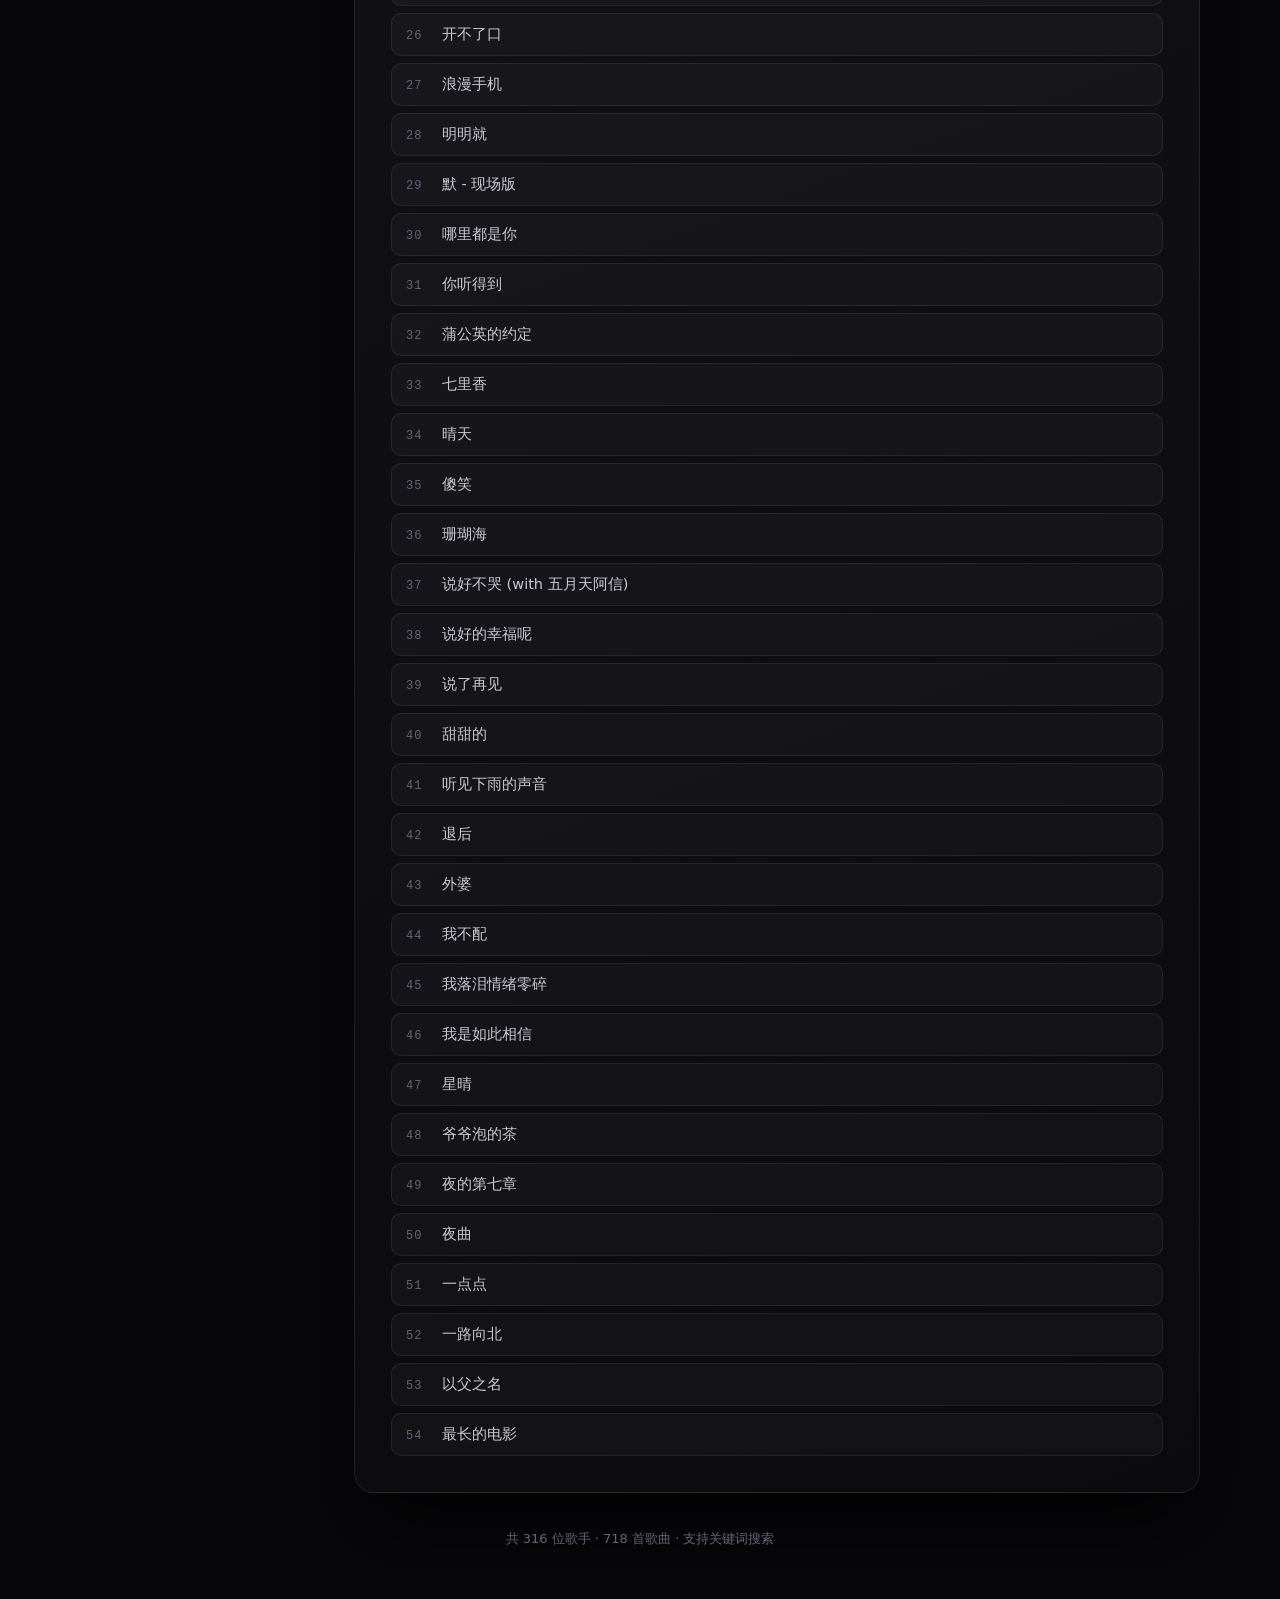
<file: html/yinyue.html>
<!DOCTYPE html>
<html lang="zh-CN">
<head>
<meta charset="UTF-8">
<meta name="viewport" content="width=device-width, initial-scale=1.0">
<title>音乐收藏</title>
<meta name="description" content="maxuexin 的音乐收藏：按歌手整理的私人歌单，支持歌名与歌手搜索。">
<meta name="theme-color" content="#08080b">
<link rel="icon" type="image/png" sizes="32x32" href="../img/favicon-32.png">
<link rel="icon" type="image/png" sizes="48x48" href="../img/favicon-48.png">
<link rel="apple-touch-icon" href="../img/apple-touch-icon.png">
<link rel="stylesheet" href="../css/theme.css">
<link rel="stylesheet" href="../css/shortcuts.css">
<link rel="stylesheet" href="../css/music.css">
</head>
<body>

<main id="app">
    <h1 class="page-title" id="page-title">音乐收藏</h1>
    <p class="page-note" id="page-note"></p>

    <div class="tool-bar">
        <label class="sr-only" for="search">搜索歌曲或歌手</label>
        <input id="search" type="search" placeholder="搜索歌名 / 歌手" autocomplete="off">
    </div>

    <div class="music-layout">
        <div class="mobile-picker" id="mobile-picker">
            <label class="sr-only" for="group-select">选择歌手</label>
            <select id="group-select"></select>
        </div>

        <aside class="artist-nav" aria-label="歌手索引">
            <div class="artist-nav-head">
                <span id="group-nav-head">歌手</span>
                <span class="artist-nav-total" id="group-total">0</span>
            </div>
            <ul class="artist-list" id="group-list"></ul>
        </aside>

        <section class="music-main" id="boards" aria-live="polite"></section>
    </div>

    <p class="footer-tip" id="footer-tip"></p>
</main>

<script src="../js/music-data.js"></script>
<script src="../js/collection.js"></script>
<script src="../js/drive-btn.js"></script>
</body>
</html>
</file>
<file: css/theme.css>
/* ==========================================================================
   设计变量与基础样式 —— 全站三页共用
   引入顺序：theme.css 必须排在各自页面的样式之前
   ========================================================================== */

:root {
    color-scheme: dark;

    /* 底色 */
    --bg: #08080b;
    --bg-glow: #1a191d;
    --surface: rgba(255, 255, 255, 0.04);
    --surface-hover: rgba(255, 255, 255, 0.08);
    --surface-solid: #131217;
    --surface-solid-hi: #1a191e;
    --line: rgba(255, 255, 255, 0.08);
    --line-soft: rgba(255, 255, 255, 0.12);

    /* 文字 */
    --text: #e9e9f0;
    --text-soft: #c9c9d4;
    --text-dim: #9a9aa8;
    --text-faint: #64647a;

    /* 强调色：香槟金，取自个人名片 */
    --accent: #c8b098;
    --accent-hi: #ddc9b4;
    --accent-veil: rgba(200, 176, 152, 0.12);
    --accent-line: rgba(200, 176, 152, 0.32);
    --accent-glow: rgba(200, 176, 152, 0.2);

    /* 圆角与阴影 */
    --radius-sm: 8px;
    --radius: 14px;
    --radius-lg: 20px;
    --shadow-lg: 0 40px 80px rgba(0, 0, 0, 0.7);

    /* 字体 */
    --font-ui: 'Segoe UI', system-ui, -apple-system, 'Microsoft YaHei', sans-serif;
    --font-mono: 'Consolas', 'Cascadia Mono', 'Microsoft YaHei', ui-monospace, monospace;
}

* {
    margin: 0;
    padding: 0;
    box-sizing: border-box;
}

html {
    -webkit-text-size-adjust: 100%;
}

body {
    min-height: 100vh;
    background-color: var(--bg);
    background-image: radial-gradient(circle at 50% 0%, var(--bg-glow) 0%, var(--bg) 65%);
    background-attachment: fixed;
    color: var(--text);
    font-family: var(--font-ui);
    -webkit-font-smoothing: antialiased;
    -moz-osx-font-smoothing: grayscale;
    overflow-x: hidden;
}

a {
    color: inherit;
    text-decoration: none;
}

img,
svg {
    display: block;
    max-width: 100%;
}

/* ---------- 焦点与选中 ---------- */
:focus-visible {
    outline: 2px solid var(--accent);
    outline-offset: 3px;
}

::selection {
    background: rgba(200, 176, 152, 0.28);
    color: #fff;
}

/* ---------- 滚动条 ---------- */
::-webkit-scrollbar {
    width: 10px;
    height: 10px;
}

::-webkit-scrollbar-track {
    background: transparent;
}

::-webkit-scrollbar-thumb {
    background: rgba(255, 255, 255, 0.12);
    border-radius: 6px;
    border: 2px solid var(--bg);
}

::-webkit-scrollbar-thumb:hover {
    background: rgba(255, 255, 255, 0.2);
}

/* ---------- 全站统一的页脚 ---------- */
.site-footer {
    margin-top: 44px;
    text-align: center;
    color: var(--text-faint);
    font-size: 13px;
    letter-spacing: 0.3px;
}

/* ---------- 收藏页的「下载链接」按钮（js/drive-btn.js 注入） ----------
   桌面端由脚本测量标题文字右边缘后内联定位，紧贴标题；
   窄屏（≤600px）退回页面右上角，靠下面的媒体查询生效。 */
.has-drive-btn {
    position: relative;
}

.drive-btn {
    position: absolute;
    top: 6px;
    right: 0;
    display: inline-flex;
    align-items: center;
    gap: 7px;
    padding: 8px 16px;
    background: var(--surface);
    border: 1px solid var(--line);
    border-radius: 999px;
    color: var(--text-dim);
    font-size: 13px;
    letter-spacing: 0.5px;
    transition: color 0.18s ease, border-color 0.18s ease, background 0.18s ease;
}

.drive-btn svg {
    width: 16px;
    height: 16px;
    flex: none;
}

.drive-btn:hover {
    color: var(--accent);
    border-color: var(--accent-line);
    background: var(--accent-veil);
}

.drive-btn.is-disabled {
    border-style: dashed;
    color: var(--text-faint);
    cursor: default;
}

.drive-btn.is-disabled:hover {
    color: var(--text-faint);
    border-color: var(--line);
    background: var(--surface);
}

@media (max-width: 600px) {
    .drive-btn {
        top: 2px;
        padding: 6px 12px;
        font-size: 12px;
        gap: 5px;
    }

    .drive-btn svg {
        width: 14px;
        height: 14px;
    }

    /* 长标题（如「软件插件收藏」）在窄屏会和右上角按钮重叠，标题下移让开 */
    .has-drive-btn .page-title {
        padding-top: 38px;
    }
}

/* ---------- 减少动效 ---------- */
@media (prefers-reduced-motion: reduce) {
    *,
    *::before,
    *::after {
        transition: none !important;
        animation: none !important;
    }
}
</file>
<file: style.css>
/* ==========================================================================
   首页 —— 个人门户
   依赖 css/theme.css 中的设计变量
   ========================================================================== */

.container {
    width: 100%;
    max-width: 960px;
    margin: 0 auto;
    padding: 60px 20px;
    text-align: center;
}

/* ---------- 头部 ---------- */
.profile .avatar {
    width: 90px;
    height: 90px;
    margin: 0 auto 20px;
    border-radius: 50%;
    overflow: hidden;
    border: 2px solid var(--line-soft);
    box-shadow: 0 0 30px var(--accent-veil);
}

.profile .avatar img {
    width: 100%;
    height: 100%;
    object-fit: cover;
}

.profile h1 {
    font-size: 32px;
    font-weight: 600;
    letter-spacing: 1px;
}

.subtitle {
    color: var(--text-dim);
    margin-top: 8px;
    font-size: 15px;
    letter-spacing: 0.5px;
}

/* ---------- 主推卡片：个人名片 ---------- */
.featured {
    position: relative;
    display: flex;
    align-items: center;
    justify-content: space-between;
    gap: 24px;
    margin-top: 36px;
    padding: 22px 28px;
    text-align: left;
    border-radius: 18px;
    border: 1px solid var(--accent-line);
    background:
        linear-gradient(120deg, rgba(200, 176, 152, 0.17) 0%, rgba(255, 255, 255, 0.035) 55%, rgba(255, 255, 255, 0.02) 100%);
    overflow: hidden;
    transition: border-color 0.25s ease, transform 0.25s ease, box-shadow 0.25s ease;
}

.featured::before {
    content: "";
    position: absolute;
    inset: 0 auto 0 0;
    width: 3px;
    background: linear-gradient(180deg, var(--accent), rgba(200, 176, 152, 0));
}

.featured:hover {
    border-color: var(--accent);
    transform: translateY(-2px);
    box-shadow: 0 12px 32px rgba(0, 0, 0, 0.45);
}

.featured-body {
    display: flex;
    flex-direction: column;
    gap: 6px;
    min-width: 0;
}

.featured-eyebrow {
    font-size: 11px;
    letter-spacing: 2.4px;
    text-transform: uppercase;
    color: var(--accent);
}

.featured-title {
    font-size: 21px;
    font-weight: 600;
    letter-spacing: 1px;
}

.featured-desc {
    font-size: 13px;
    color: var(--text-dim);
}

.featured-arrow {
    flex-shrink: 0;
    font-size: 20px;
    color: var(--text-dim);
    transition: transform 0.25s ease, color 0.25s ease;
}

.featured:hover .featured-arrow {
    color: var(--accent);
    transform: translateX(4px);
}

/* ---------- 链接网格 ---------- */
.links {
    margin-top: 14px;
    display: grid;
    grid-template-columns: repeat(3, 1fr);
    gap: 14px 20px;
}

.link-card {
    display: flex;
    align-items: center;
    gap: 12px;
    min-height: 58px;
    padding: 14px 20px;
    background: var(--surface);
    border: 1px solid var(--line);
    border-radius: var(--radius);
    transition: background 0.25s ease, border-color 0.25s ease, transform 0.25s ease, box-shadow 0.25s ease;
}

.link-card:hover {
    background: var(--surface-hover);
    border-color: var(--accent-line);
    transform: translateY(-3px);
    box-shadow: 0 8px 24px rgba(0, 0, 0, 0.4);
}

.icon {
    flex-shrink: 0;
    width: 22px;
    height: 22px;
    color: var(--text-dim);
    transition: color 0.25s ease;
}

.icon svg {
    width: 100%;
    height: 100%;
}

.link-card:hover .icon {
    color: var(--accent);
}

.text {
    font-size: 15px;
    font-weight: 500;
    letter-spacing: 0.3px;
    white-space: nowrap;
}

/* 7 张卡片落单时，让最后一张横跨整行，避免 3 列网格出现 1 张孤儿卡 */
.links .link-card:last-child:nth-child(3n + 1) {
    grid-column: 1 / -1;
    justify-content: center;
}

/* ---------- 建设中收藏区 ---------- */.soon {
    margin-top: 44px;
    padding-top: 28px;
    border-top: 1px dashed var(--line);
}

.soon-title {
    font-size: 11px;
    font-weight: 500;
    letter-spacing: 2.4px;
    text-transform: uppercase;
    color: var(--text-faint);
    margin-bottom: 16px;
}

.soon-list {
    list-style: none;
    display: flex;
    flex-wrap: wrap;
    justify-content: center;
    gap: 8px;
}

.soon-list li {
    padding: 6px 14px;
    font-size: 12.5px;
    color: var(--text-dim);
    border: 1px dashed var(--line-soft);
    border-radius: 999px;
    background: rgba(255, 255, 255, 0.02);
}

/* ---------- 响应式 ---------- */
@media (max-width: 860px) {
    .links {
        grid-template-columns: repeat(2, 1fr);
    }
}

@media (max-width: 600px) {
    .container {
        padding: 40px 16px;
    }

    .links {
        grid-template-columns: 1fr;
        gap: 10px;
    }

    .featured {
        padding: 20px 22px;
    }

    .featured-desc {
        display: none;
    }

    .profile h1 {
        font-size: 27px;
    }
}
</file>
<file: css/shortcuts.css>
/* ==========================================================================
   快捷键页面 —— 我的快捷键 / 快捷键大全
   依赖 css/theme.css 中的设计变量
   ========================================================================== */

body {
    padding: 36px 16px 48px;
}

/* ---------- 页头 ---------- */
.page-title {
    text-align: center;
    font-size: 46px;
    letter-spacing: 8px;
    font-weight: 300;
    margin-bottom: 12px;
    color: var(--text);
}

.page-note {
    text-align: center;
    color: var(--text-dim);
    font-size: 14px;
    line-height: 1.6;
    margin-bottom: 28px;
}

/* ---------- 工具栏 ---------- */
.tool-bar {
    display: flex;
    justify-content: center;
    align-items: center;
    flex-wrap: wrap;
    gap: 10px;
    max-width: 1080px;
    margin: 0 auto 36px;
}

#search {
    width: min(380px, 100%);
    padding: 10px 16px;
    background: var(--surface-solid);
    border: 1px solid var(--line);
    color: var(--text);
    font-family: inherit;
    font-size: 14px;
    border-radius: var(--radius-sm);
    outline: none;
    transition: border-color 0.2s ease, box-shadow 0.2s ease;
}

#search::placeholder {
    color: var(--text-faint);
}

#search:focus {
    border-color: var(--accent);
    box-shadow: 0 0 0 3px var(--accent-veil);
}

/* ---------- 标签页 ---------- */
.tab-bar {
    display: flex;
    flex-wrap: wrap;
    justify-content: center;
    gap: 8px;
    max-width: 1080px;
    margin: 0 auto 34px;
}

.tab-btn {
    display: inline-flex;
    align-items: center;
    gap: 7px;
    background: var(--surface-solid);
    border: 1px solid var(--line);
    color: var(--text-soft);
    padding: 8px 14px;
    font-size: 14px;
    font-family: inherit;
    cursor: pointer;
    border-radius: var(--radius-sm);
    transition: border-color 0.2s ease, background 0.2s ease, box-shadow 0.2s ease, color 0.2s ease;
}

.tab-btn:hover:not(.active) {
    background: var(--surface-solid-hi);
    border-color: var(--line-soft);
}

.tab-btn.active {
    background: var(--surface-solid-hi);
    color: #fff;
    border-color: var(--accent);
    box-shadow: 0 0 12px var(--accent-glow);
}

.tab-btn .count {
    font-family: var(--font-mono);
    font-size: 11px;
    line-height: 1;
    padding: 2px 5px;
    border-radius: 4px;
    background: var(--accent-veil);
    color: var(--accent);
}

.tab-btn .count[hidden] {
    display: none;
}

.tab-btn.no-hits {
    opacity: 0.38;
}

/* ---------- 面板 ---------- */
.board {
    display: none;
}

.board.active {
    display: block;
}

/* ---------- 键帽视图 ---------- */
.keys-scroll {
    overflow-x: auto;
    padding: 4px 2px 14px;
    overscroll-behavior-x: contain;
}

.keyboard-container {
    display: flex;
    flex-direction: column;
    align-items: center;
    gap: 14px;
    width: max-content;
    margin: 0 auto;
    padding: 48px 44px;
    background: linear-gradient(160deg, #15141a 0%, #0b0b0e 100%);
    border: 1px solid var(--line);
    border-radius: var(--radius-lg);
    box-shadow:
        var(--shadow-lg),
        inset 0 1px 0 rgba(255, 255, 255, 0.04);
}

.key-row {
    display: flex;
    gap: 14px;
}

/* 错位键盘行 */
.row-qwerty {
    margin-left: 22px;
}

.row-asdfg {
    margin-left: 44px;
}

.row-zxcvb {
    margin-left: 66px;
}

.key-item {
    width: 154px;
    height: 98px;
    position: relative;
    border-radius: 12px;
    background: linear-gradient(180deg, #2c2a32 0%, #17161b 100%);
    border: 1px solid #34323c;
    box-shadow:
        0 2px 0 #3b3843,
        0 4px 0 #221f2a,
        0 10px 20px rgba(0, 0, 0, 0.55),
        inset 0 1px 0 rgba(255, 255, 255, 0.05);
    overflow: hidden;
}

/* 键帽底部渐隐，避免文字滑到字母标签底下显得像被切掉 */
.key-item::after {
    content: "";
    position: absolute;
    left: 0;
    right: 0;
    bottom: 24px;
    height: 14px;
    background: linear-gradient(180deg, rgba(23, 22, 27, 0) 0%, #17161b 80%);
    pointer-events: none;
}

.key-scroll-wrap {
    height: calc(100% - 28px);
    padding: 8px 8px 4px;
    overflow-y: auto;
    overflow-x: hidden;
    overscroll-behavior: contain;
    scrollbar-width: thin;
    scrollbar-color: #46434e transparent;
}

.key-scroll-wrap::-webkit-scrollbar {
    width: 4px;
}

.key-scroll-wrap::-webkit-scrollbar-track {
    background: transparent;
}

.key-scroll-wrap::-webkit-scrollbar-thumb {
    background-color: #46434e;
    border-radius: 2px;
    border: 0;
}

.key-text {
    font-family: var(--font-mono);
    color: var(--text-soft);
    font-size: 12px;
    line-height: 1.42;
    text-shadow: 0 1px 3px rgba(0, 0, 0, 0.8);
    word-break: break-word;
}

.key-label {
    position: absolute;
    left: 12px;
    bottom: 6px;
    z-index: 2;
    font-family: var(--font-mono);
    font-size: 20px;
    color: var(--accent);
    letter-spacing: 1px;
    text-shadow: 0 1px 3px rgba(0, 0, 0, 0.8);
    pointer-events: none;
}

/* ---------- 列表视图 ---------- */
.text-list-panel {
    width: 100%;
    max-width: 1040px;
    margin: 0 auto;
    padding: 44px;
    background: linear-gradient(160deg, #15141a 0%, #0b0b0e 100%);
    border: 1px solid var(--line);
    border-radius: var(--radius-lg);
    box-shadow:
        var(--shadow-lg),
        inset 0 1px 0 rgba(255, 255, 255, 0.04);
}

.text-list-title {
    text-align: center;
    font-size: 22px;
    font-weight: 500;
    color: var(--text);
    margin-bottom: 24px;
    letter-spacing: 2px;
}

.sc-list {
    list-style: none;
    display: grid;
    grid-template-columns: repeat(2, minmax(0, 1fr));
    gap: 12px 22px;
}

.sc-item {
    display: flex;
    align-items: center;
    gap: 14px;
    padding: 11px 14px;
    background: rgba(255, 255, 255, 0.03);
    border: 1px solid var(--line);
    border-radius: 10px;
    transition: border-color 0.2s ease, background 0.2s ease;
}

.sc-item:hover {
    background: rgba(255, 255, 255, 0.05);
    border-color: var(--line-soft);
}

.sc-key {
    flex: 0 0 auto;
    min-width: 132px;
    font-family: var(--font-mono);
    color: var(--accent);
    font-size: 14px;
    font-weight: 500;
    letter-spacing: 0.5px;
}

.sc-desc {
    color: var(--text-soft);
    font-size: 14px;
    line-height: 1.4;
}

/* ---------- 空状态 ---------- */
.board-empty {
    max-width: 640px;
    margin: 0 auto;
    padding: 44px 28px;
    text-align: center;
    color: var(--text-dim);
    font-size: 14px;
    line-height: 2;
    border: 1px dashed var(--line-soft);
    border-radius: var(--radius-lg);
    background: rgba(255, 255, 255, 0.015);
}

.board-empty strong {
    display: block;
    color: var(--text-soft);
    font-size: 16px;
    font-weight: 500;
    letter-spacing: 1px;
    margin-bottom: 6px;
}

/* ---------- 工具类 ---------- */
.is-hidden {
    display: none !important;
}

.footer-tip {
    text-align: center;
    margin-top: 34px;
    color: var(--text-faint);
    font-size: 13px;
    line-height: 1.8;
}

/* ---------- 窄屏键帽视图提示 ---------- */
.keys-hint {
    display: none;
}

/* ---------- 响应式 ---------- */
@media (max-width: 900px) {
    .page-title {
        font-size: 34px;
        letter-spacing: 4px;
    }

    .keyboard-container {
        padding: 30px 20px;
        gap: 10px;
    }

    .key-row {
        gap: 10px;
    }

    .row-qwerty {
        margin-left: 16px;
    }

    .row-asdfg {
        margin-left: 32px;
    }

    .row-zxcvb {
        margin-left: 48px;
    }

    .key-item {
        width: 118px;
        height: 82px;
    }

    .key-scroll-wrap {
        height: calc(100% - 24px);
        padding: 5px 5px 2px;
    }

    .key-text {
        font-size: 10.5px;
        line-height: 1.35;
    }

    .key-label {
        font-size: 16px;
        left: 9px;
    }

    .keys-hint {
        display: block;
        text-align: center;
        font-size: 12px;
        color: var(--text-faint);
        letter-spacing: 1px;
        margin-top: 2px;
    }

    .text-list-panel {
        padding: 28px 20px;
    }

    .sc-list {
        grid-template-columns: 1fr;
        gap: 8px;
    }

    .sc-key {
        min-width: 104px;
        font-size: 13px;
    }

    .sc-desc {
        font-size: 13px;
    }
}

@media (max-width: 520px) {
    body {
        padding: 26px 12px 40px;
    }

    .page-title {
        font-size: 28px;
        letter-spacing: 2px;
    }

    .tab-btn {
        padding: 7px 11px;
        font-size: 13px;
    }

    .sc-item {
        padding: 9px 11px;
        gap: 10px;
    }
}

/* ---------- 仅供屏幕阅读器 ---------- */
.sr-only {
    position: absolute;
    width: 1px;
    height: 1px;
    margin: -1px;
    padding: 0;
    overflow: hidden;
    clip: rect(0 0 0 0);
    white-space: nowrap;
    border: 0;
}
</file>
<file: css/music.css>
/* ==========================================================================
   音乐收藏页面 —— 歌手索引 + 歌曲面板
   依赖 css/theme.css 设计变量与 css/shortcuts.css 的页头 / 工具栏样式
   ========================================================================== */

.music-layout {
    display: grid;
    grid-template-columns: 248px minmax(0, 1fr);
    gap: 26px;
    max-width: 1120px;
    margin: 0 auto;
    align-items: start;
}

/* ---------- 平铺模式（collection.js 无分组数据时）：隐藏索引与下拉，面板占满整行 ---------- */
.music-layout.is-flat {
    display: block;
    max-width: 880px;
}

.music-layout.is-flat .artist-nav,
.music-layout.is-flat .mobile-picker {
    display: none;
}

/* ---------- 歌手索引 ---------- */
.artist-nav {
    position: sticky;
    top: 24px;
    display: flex;
    flex-direction: column;
    max-height: calc(100vh - 48px);
    min-height: 0;
    background: linear-gradient(160deg, #15141a 0%, #0b0b0e 100%);
    border: 1px solid var(--line);
    border-radius: var(--radius-lg);
    box-shadow:
        0 24px 50px rgba(0, 0, 0, 0.5),
        inset 0 1px 0 rgba(255, 255, 255, 0.04);
    overflow: hidden;
}

.artist-nav-head {
    display: flex;
    align-items: baseline;
    justify-content: space-between;
    gap: 10px;
    padding: 16px 18px 13px;
    border-bottom: 1px solid var(--line);
    font-size: 10.5px;
    letter-spacing: 2.4px;
    text-transform: uppercase;
    color: var(--text-faint);
}

.artist-nav-total {
    font-family: var(--font-mono);
    font-size: 11px;
    letter-spacing: 0.5px;
    color: var(--accent);
}

.artist-list {
    list-style: none;
    position: relative;      /* 让子项 offsetTop 相对列表计算，滚动定位才准 */
    flex: 1 1 auto;
    min-height: 0;
    overflow-y: auto;
    overscroll-behavior: contain;
    padding: 8px;
    scrollbar-width: thin;
    scrollbar-color: #46434e transparent;
}

.artist-list::-webkit-scrollbar {
    width: 6px;
}

.artist-list::-webkit-scrollbar-track {
    background: transparent;
}

.artist-list::-webkit-scrollbar-thumb {
    background-color: #46434e;
    border: 0;
    border-radius: 3px;
}

.artist-btn {
    display: flex;
    align-items: center;
    justify-content: space-between;
    gap: 10px;
    width: 100%;
    padding: 8px 10px;
    background: transparent;
    border: 1px solid transparent;
    border-radius: 8px;
    color: var(--text-soft);
    font-family: inherit;
    font-size: 13.5px;
    line-height: 1.35;
    text-align: left;
    cursor: pointer;
    transition: background 0.18s ease, color 0.18s ease, border-color 0.18s ease;
}

.artist-btn:hover {
    background: rgba(255, 255, 255, 0.05);
    color: var(--text);
}

.artist-btn.active {
    background: var(--accent-veil);
    border-color: var(--accent-line);
    color: #fff;
}

.artist-btn-name {
    min-width: 0;
    overflow: hidden;
    text-overflow: ellipsis;
    white-space: nowrap;
}

.artist-btn-num {
    flex-shrink: 0;
    font-family: var(--font-mono);
    font-size: 11px;
    color: var(--text-faint);
    letter-spacing: 0.5px;
}

.artist-btn.active .artist-btn-num {
    color: var(--accent);
}

/* ---------- 歌曲面板 ---------- */
.music-panel {
    padding: 32px 36px 36px;
    background: linear-gradient(160deg, #15141a 0%, #0b0b0e 100%);
    border: 1px solid var(--line);
    border-radius: var(--radius-lg);
    box-shadow:
        var(--shadow-lg),
        inset 0 1px 0 rgba(255, 255, 255, 0.04);
}

.artist-head {
    display: flex;
    align-items: center;
    gap: 16px;
    padding-bottom: 20px;
    margin-bottom: 20px;
    border-bottom: 1px solid var(--line);
}

.artist-avatar {
    flex-shrink: 0;
    width: 54px;
    height: 54px;
    display: flex;
    align-items: center;
    justify-content: center;
    border-radius: 50%;
    font-size: 21px;
    font-weight: 500;
    color: var(--accent);
    background: var(--accent-veil);
    border: 1px solid var(--accent-line);
    box-shadow: 0 0 20px var(--accent-glow);
    user-select: none;
}

.artist-name-row {
    display: flex;
    align-items: baseline;
    gap: 12px;
    flex-wrap: wrap;
}

.artist-name {
    font-size: 21px;
    font-weight: 600;
    letter-spacing: 0.5px;
    color: var(--text);
    word-break: break-word;
}

.artist-count {
    font-family: var(--font-mono);
    font-size: 12px;
    color: var(--accent);
    letter-spacing: 1px;
    white-space: nowrap;
}

/* ---------- 歌曲列表 ---------- */
.song-list {
    list-style: none;
    display: flex;
    flex-direction: column;
    gap: 7px;
}

.song-item {
    display: flex;
    align-items: baseline;
    gap: 14px;
    padding: 10px 14px;
    background: rgba(255, 255, 255, 0.03);
    border: 1px solid var(--line);
    border-radius: 10px;
    transition: border-color 0.2s ease, background 0.2s ease;
}

.song-item:hover {
    background: rgba(255, 255, 255, 0.055);
    border-color: var(--line-soft);
}

.song-no {
    flex: 0 0 auto;
    min-width: 22px;
    font-family: var(--font-mono);
    font-size: 12px;
    color: var(--text-faint);
    letter-spacing: 1px;
}

.song-name {
    color: var(--text-soft);
    font-size: 14.5px;
    line-height: 1.45;
    word-break: break-word;
}

.song-name mark {
    padding: 0 2px;
    border-radius: 3px;
    background: rgba(200, 176, 152, 0.24);
    color: var(--accent-hi);
}

/* 名称里的外文副标题（数据用 " / " 分隔，如「星际穿越 / Interstellar」） */
.song-sub {
    color: var(--text-faint);
    font-size: 0.84em;
    letter-spacing: 0.2px;
}

/* ---------- 空状态 ---------- */
.board-empty {
    padding: 40px 24px;
    text-align: center;
    color: var(--text-dim);
    font-size: 14px;
    line-height: 2;
    border: 1px dashed var(--line-soft);
    border-radius: var(--radius);
    background: rgba(255, 255, 255, 0.015);
}

.board-empty strong {
    display: block;
    color: var(--text-soft);
    font-size: 15px;
    font-weight: 500;
    letter-spacing: 0.5px;
    margin-bottom: 4px;
}

/* ---------- 窄屏下拉（默认隐藏） ---------- */
.mobile-picker {
    display: none;
}

/* ---------- 响应式 ---------- */
@media (max-width: 900px) {
    .music-layout {
        grid-template-columns: 1fr;
        gap: 16px;
    }

    .artist-nav {
        display: none;
    }

    .mobile-picker {
        display: block;
    }

    #artist-select {
        width: 100%;
        padding: 11px 14px;
        background: var(--surface-solid);
        border: 1px solid var(--line);
        border-radius: var(--radius-sm);
        color: var(--text);
        font-family: inherit;
        font-size: 14.5px;
    }

    #artist-select:focus {
        border-color: var(--accent);
        outline: none;
        box-shadow: 0 0 0 3px var(--accent-veil);
    }

    .music-panel {
        padding: 24px 20px 28px;
    }
}

@media (max-width: 520px) {
    .music-panel {
        padding: 20px 14px 24px;
    }

    .artist-head {
        gap: 12px;
    }

    .artist-avatar {
        width: 46px;
        height: 46px;
        font-size: 18px;
    }

    .song-item {
        padding: 9px 11px;
        gap: 10px;
    }
}

/* ---------- 搜索结果视图 ---------- */
.results-head {
    padding-bottom: 18px;
    margin-bottom: 22px;
    border-bottom: 1px solid var(--line);
}

.results-title {
    font-size: 18px;
    font-weight: 600;
    letter-spacing: 0.5px;
    color: var(--text);
    word-break: break-word;
}

.results-sub {
    margin-top: 6px;
    font-family: var(--font-mono);
    font-size: 12px;
    letter-spacing: 0.5px;
    color: var(--text-faint);
}

.result-group + .result-group {
    margin-top: 26px;
}

.result-artist {
    display: inline-flex;
    align-items: baseline;
    gap: 9px;
    margin-bottom: 10px;
    padding: 0;
    background: none;
    border: 0;
    color: var(--accent);
    font-family: inherit;
    font-size: 14px;
    font-weight: 600;
    letter-spacing: 0.5px;
    cursor: pointer;
    transition: color 0.18s ease;
}

.result-artist:hover {
    color: var(--accent-hi);
}

.result-artist-num {
    font-family: var(--font-mono);
    font-size: 11px;
    font-weight: 400;
    color: var(--text-faint);
}

.result-more {
    margin-top: 8px;
    padding: 6px 2px;
    background: none;
    border: 0;
    color: var(--text-dim);
    font-family: inherit;
    font-size: 12.5px;
    cursor: pointer;
    transition: color 0.18s ease;
}

.result-more:hover {
    color: var(--accent);
}
</file>
<file: css/idcard.css>
/* ==========================================================================
   个人名片页 —— idcard.html
   依赖 css/theme.css 中的设计变量
   ========================================================================== */

body {
    display: flex;
    align-items: center;
    justify-content: center;
    padding: 32px 16px 56px;
}

.back {
    position: fixed;
    top: 22px;
    left: 24px;
    font-size: 13px;
    color: var(--text-faint);
    letter-spacing: 0.5px;
    transition: color 0.2s ease;
}

.back:hover {
    color: var(--accent);
}

/* 标准名片比例 5:3 */
.card {
    position: relative;
    display: flex;
    align-items: center;
    width: 100%;
    max-width: 800px;
    aspect-ratio: 5 / 3;
    padding: 80px;
    background: linear-gradient(155deg, #131218 0%, #0a0a0d 72%);
    border: 1px solid var(--line-soft);
    border-radius: var(--radius-lg);
    box-shadow: 0 30px 80px rgba(0, 0, 0, 0.65), inset 0 1px 0 rgba(255, 255, 255, 0.05);
    overflow: hidden;
}

/* 左上角一层极淡的暖光，和站点强调色呼应 */
.card::before {
    content: "";
    position: absolute;
    inset: 0;
    background: radial-gradient(circle at 18% 42%, rgba(200, 176, 152, 0.1) 0%, transparent 58%);
    pointer-events: none;
}

/* 左侧几何图形 */
.logo-wrap {
    position: relative;
    flex-shrink: 0;
    width: 180px;
    height: 180px;
}

.sq1,
.sq2 {
    position: absolute;
    width: 140px;
    height: 140px;
    border: 2px solid rgba(255, 255, 255, 0.82);
}

.sq1 {
    top: 20px;
    left: 0;
}

.sq2 {
    top: 0;
    left: 20px;
}

.dot {
    position: absolute;
    top: 72px;
    left: 42px;
    width: 36px;
    height: 36px;
    background: var(--accent);
}

/* 右侧文字区域 */
.info-area {
    position: relative;
    flex: 1;
    display: flex;
    flex-direction: column;
    align-items: center;
    justify-content: center;
    gap: 14px;
    margin-left: 100px;
    color: var(--accent);
    letter-spacing: 0.12em;
}

.name {
    font-size: 34px;
    font-weight: 500;
    letter-spacing: 0.16em;
}

.role {
    font-size: 15px;
    opacity: 0.85;
}

.contact {
    margin-top: 12px;
    font-size: 14px;
    line-height: 1.9;
    text-align: center;
    color: var(--accent);
}

.contact a {
    transition: color 0.2s ease;
}

.contact a:hover {
    color: var(--accent-hi);
    text-decoration: underline;
    text-underline-offset: 3px;
}

/* ---------- 响应式 ---------- */
@media (max-width: 720px) {
    body {
        padding: 56px 16px 40px;
    }

    .card {
        aspect-ratio: auto;
        min-height: 520px;
        flex-direction: column;
        gap: 40px;
        padding: 40px 28px;
    }

    .logo-wrap {
        transform: scale(0.8);
    }

    .info-area {
        width: 100%;
        margin-left: 0;
    }

    .name {
        font-size: 26px;
    }

    .contact {
        font-size: 13px;
    }
}
</file>
<file: css/wangzhan.css>
/* ==========================================================================
   网站收藏页面 —— 分类面板与网站卡片
   依赖 css/theme.css 设计变量与 css/shortcuts.css 的页头/工具栏/标签页样式
   ========================================================================== */

/* ---------- 分类面板 ---------- */
.sites-panel {
    max-width: 1040px;
    margin: 0 auto;
    padding: 36px 36px 40px;
    background: linear-gradient(160deg, #15141a 0%, #0b0b0e 100%);
    border: 1px solid var(--line);
    border-radius: var(--radius-lg);
    box-shadow:
        var(--shadow-lg),
        inset 0 1px 0 rgba(255, 255, 255, 0.04);
}

/* ---------- 卡片网格：数量少时居中，不挤成一列 ---------- */
.sites-panel {
    display: grid;
    grid-template-columns: repeat(auto-fill, minmax(250px, 1fr));
    gap: 14px;
    align-content: start;
}

.sites-panel .board-empty,
.sites-panel .sites-empty {
    grid-column: 1 / -1;
}

/* ---------- 网站卡片 ---------- */
.site-card {
    position: relative;
    display: flex;
    align-items: flex-start;
    gap: 13px;
    padding: 15px 16px;
    background: rgba(255, 255, 255, 0.03);
    border: 1px solid var(--line);
    border-radius: var(--radius);
    transition: border-color 0.22s ease, background 0.22s ease, transform 0.22s ease, box-shadow 0.22s ease;
}

.site-card:hover {
    background: rgba(255, 255, 255, 0.055);
    border-color: var(--accent-line);
    transform: translateY(-2px);
    box-shadow: 0 10px 26px rgba(0, 0, 0, 0.45);
}

.site-card:focus-visible {
    outline: 2px solid var(--accent);
    outline-offset: 3px;
}

.site-avatar {
    flex-shrink: 0;
    width: 40px;
    height: 40px;
    display: flex;
    align-items: center;
    justify-content: center;
    border-radius: 12px;
    font-size: 16px;
    font-weight: 600;
    color: var(--accent);
    background: var(--accent-veil);
    border: 1px solid var(--accent-line);
    user-select: none;
}

.site-card:hover .site-avatar {
    color: var(--accent-hi);
    box-shadow: 0 0 16px var(--accent-glow);
}

.site-body {
    min-width: 0;
    display: flex;
    flex-direction: column;
    gap: 4px;
}

.site-name {
    font-size: 15px;
    font-weight: 500;
    color: var(--text);
    letter-spacing: 0.3px;
    word-break: break-word;
}

.site-desc {
    font-size: 12.5px;
    line-height: 1.55;
    color: var(--text-dim);
    word-break: break-word;
}

.site-host {
    font-family: var(--font-mono);
    font-size: 11px;
    color: var(--text-faint);
    letter-spacing: 0.3px;
    overflow: hidden;
    text-overflow: ellipsis;
    white-space: nowrap;
    max-width: 100%;
}

.site-arrow {
    position: absolute;
    top: 13px;
    right: 14px;
    font-size: 13px;
    color: var(--text-faint);
    opacity: 0;
    transform: translate(-4px, 4px);
    transition: opacity 0.22s ease, transform 0.22s ease, color 0.22s ease;
}

.site-card:hover .site-arrow {
    opacity: 1;
    transform: translate(0, 0);
    color: var(--accent);
}

/* ---------- 空状态 ---------- */
.board-empty {
    margin: 0;
    padding: 38px 24px;
    text-align: center;
    color: var(--text-dim);
    font-size: 14px;
    line-height: 2;
    border: 1px dashed var(--line-soft);
    border-radius: var(--radius);
    background: rgba(255, 255, 255, 0.015);
}

.board-empty strong {
    display: block;
    color: var(--text-soft);
    font-size: 15px;
    font-weight: 500;
    letter-spacing: 0.5px;
    margin-bottom: 4px;
}

/* ---------- 响应式 ---------- */
@media (max-width: 900px) {
    .sites-panel {
        padding: 26px 22px 30px;
    }
}

@media (max-width: 620px) {
    .sites-panel {
        grid-template-columns: 1fr;
        padding: 20px 14px 24px;
    }

    .site-card {
        padding: 13px 14px;
    }
}
</file>
<file: css/xuexi.css>
/* ==========================================================================
   学习文件页面 —— 网盘入口卡片
   依赖 css/theme.css 设计变量与 css/shortcuts.css 的页头样式
   ========================================================================== */

/* ---------- 网盘卡片 ---------- */
.drive-card {
    display: flex;
    align-items: center;
    gap: 22px;
    width: 100%;
    max-width: 640px;
    margin: 0 auto;
    padding: 30px 34px;
    text-align: left;
    background: linear-gradient(155deg, #15141a 0%, #0b0b0e 100%);
    border: 1px solid var(--line);
    border-radius: var(--radius-lg);
    box-shadow:
        var(--shadow-lg),
        inset 0 1px 0 rgba(255, 255, 255, 0.04);
    transition: border-color 0.25s ease, transform 0.25s ease, box-shadow 0.25s ease;
}

a.drive-card:hover {
    border-color: var(--accent);
    transform: translateY(-3px);
    box-shadow: 0 18px 44px rgba(0, 0, 0, 0.55), 0 0 24px var(--accent-glow);
}

.drive-card.is-disabled {
    border-style: dashed;
    box-shadow: none;
}

/* ---------- 图标 ---------- */
.drive-icon {
    flex-shrink: 0;
    width: 58px;
    height: 58px;
    display: flex;
    align-items: center;
    justify-content: center;
    border-radius: 16px;
    color: var(--accent);
    background: var(--accent-veil);
    border: 1px solid var(--accent-line);
    box-shadow: 0 0 22px var(--accent-glow);
}

.drive-icon svg {
    width: 28px;
    height: 28px;
}

a.drive-card:hover .drive-icon {
    color: var(--accent-hi);
}

/* ---------- 文本 ---------- */
.drive-body {
    min-width: 0;
    display: flex;
    flex-direction: column;
    gap: 7px;
}

.drive-name {
    font-size: 21px;
    font-weight: 600;
    letter-spacing: 1px;
    color: var(--text);
}

.drive-desc {
    font-size: 13.5px;
    line-height: 1.6;
    color: var(--text-dim);
    word-break: break-word;
}

.drive-meta {
    display: flex;
    align-items: center;
    gap: 12px;
    flex-wrap: wrap;
    margin-top: 3px;
}

.drive-host {
    font-family: var(--font-mono);
    font-size: 12px;
    color: var(--text-faint);
    letter-spacing: 0.3px;
}

.drive-open {
    font-size: 13px;
    color: var(--accent);
    letter-spacing: 1px;
    transition: transform 0.22s ease, color 0.22s ease;
}

a.drive-card:hover .drive-open {
    color: var(--accent-hi);
    transform: translateX(3px);
}

.drive-pending {
    font-size: 12.5px;
    color: var(--text-faint);
    letter-spacing: 0.5px;
}

/* ---------- 响应式 ---------- */
@media (max-width: 620px) {
    .drive-card {
        padding: 24px 20px;
        gap: 16px;
    }

    .drive-icon {
        width: 48px;
        height: 48px;
        border-radius: 13px;
    }

    .drive-icon svg {
        width: 23px;
        height: 23px;
    }

    .drive-name {
        font-size: 18px;
    }
}

/* ---------- 提取码 ---------- */
.drive-code {
    display: flex;
    align-items: center;
    justify-content: center;
    gap: 10px;
    max-width: 640px;
    margin: 14px auto 0;
    font-size: 13px;
    color: var(--text-dim);
}

.drive-code-label {
    letter-spacing: 1px;
    color: var(--text-faint);
}

.drive-code-value {
    font-family: var(--font-mono);
    font-size: 14px;
    letter-spacing: 2px;
    color: var(--accent);
    padding: 3px 10px;
    border-radius: 6px;
    background: var(--accent-veil);
    border: 1px solid var(--accent-line);
    transition: background 0.2s ease, color 0.2s ease;
}

.drive-code-value.is-copied {
    background: rgba(200, 176, 152, 0.28);
    color: var(--accent-hi);
}

.drive-copy {
    padding: 4px 12px;
    background: transparent;
    border: 1px solid var(--line-soft);
    border-radius: 999px;
    color: var(--text-dim);
    font-family: inherit;
    font-size: 12.5px;
    letter-spacing: 0.5px;
    cursor: pointer;
    transition: border-color 0.2s ease, color 0.2s ease, background 0.2s ease;
}

.drive-copy:hover {
    border-color: var(--accent-line);
    color: var(--accent);
    background: var(--accent-veil);
}

.drive-copy:focus-visible {
    outline: 2px solid var(--accent);
    outline-offset: 2px;
}
</file>
